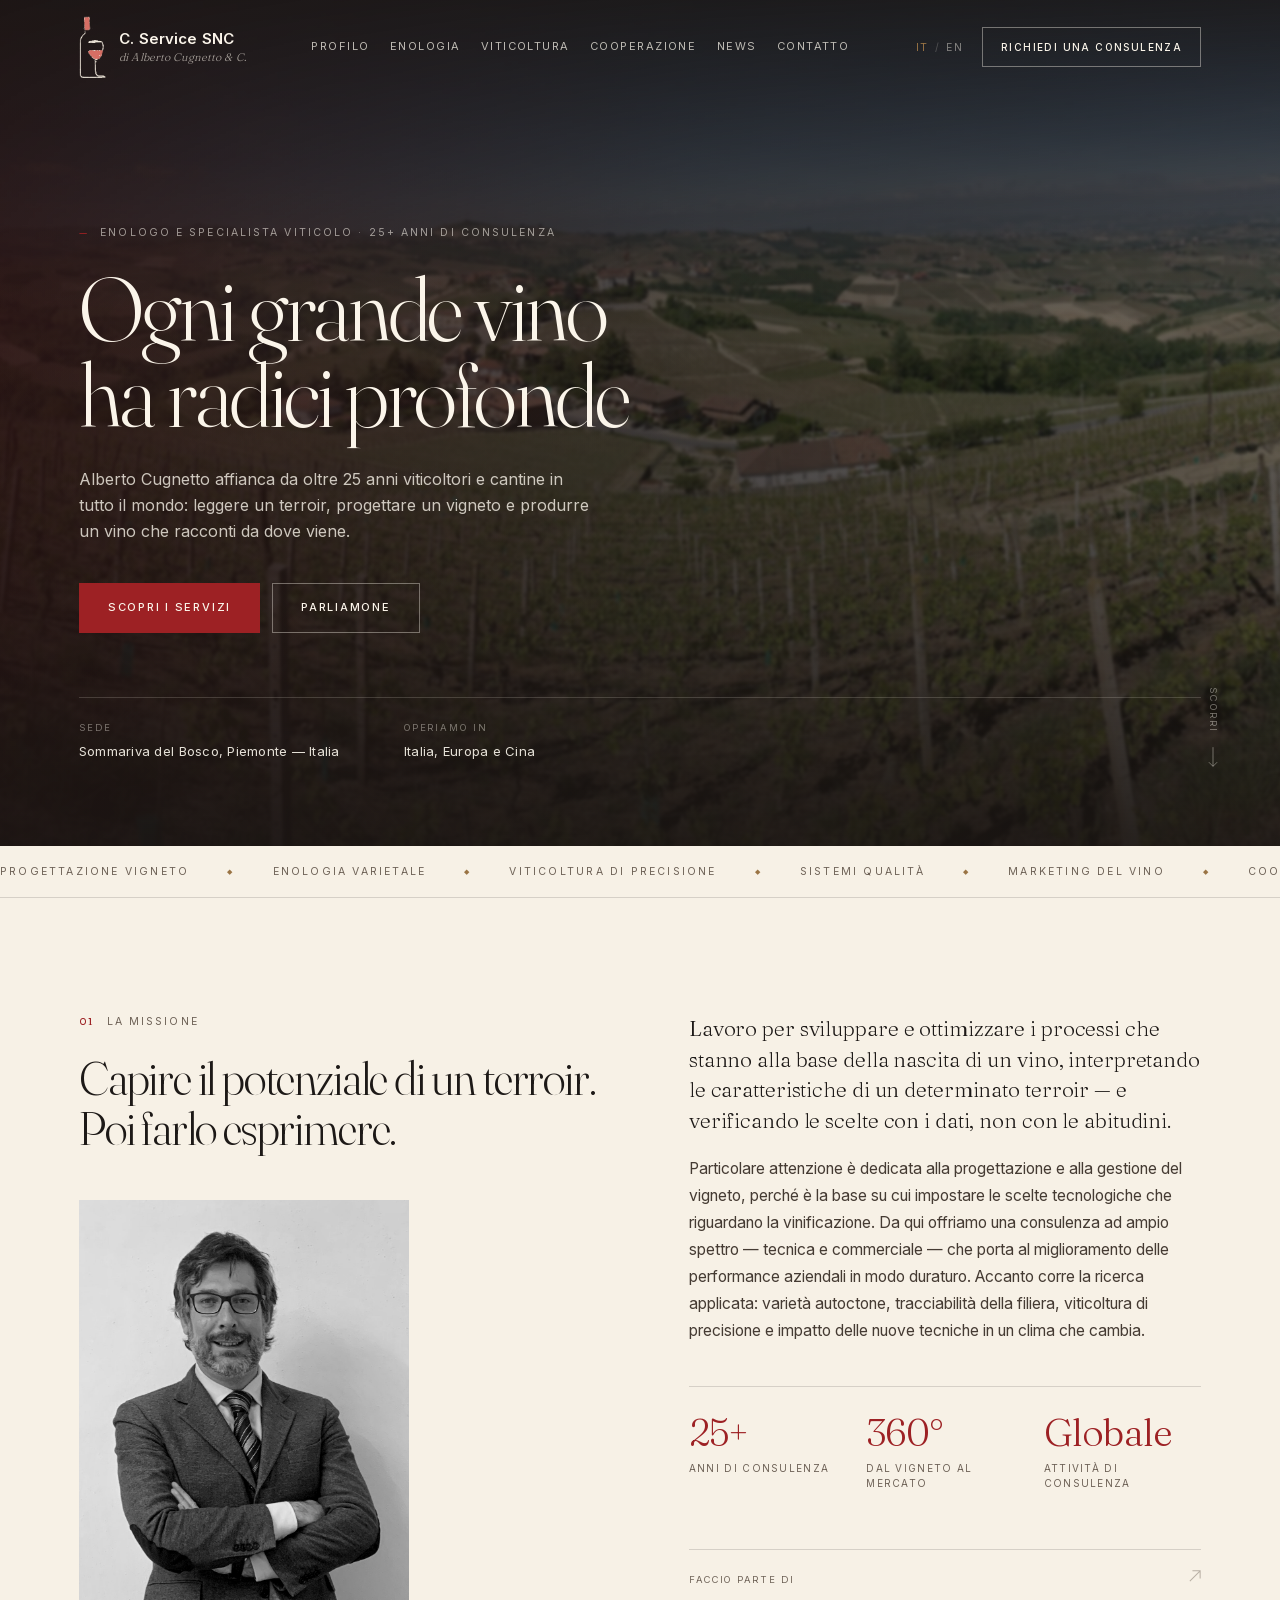
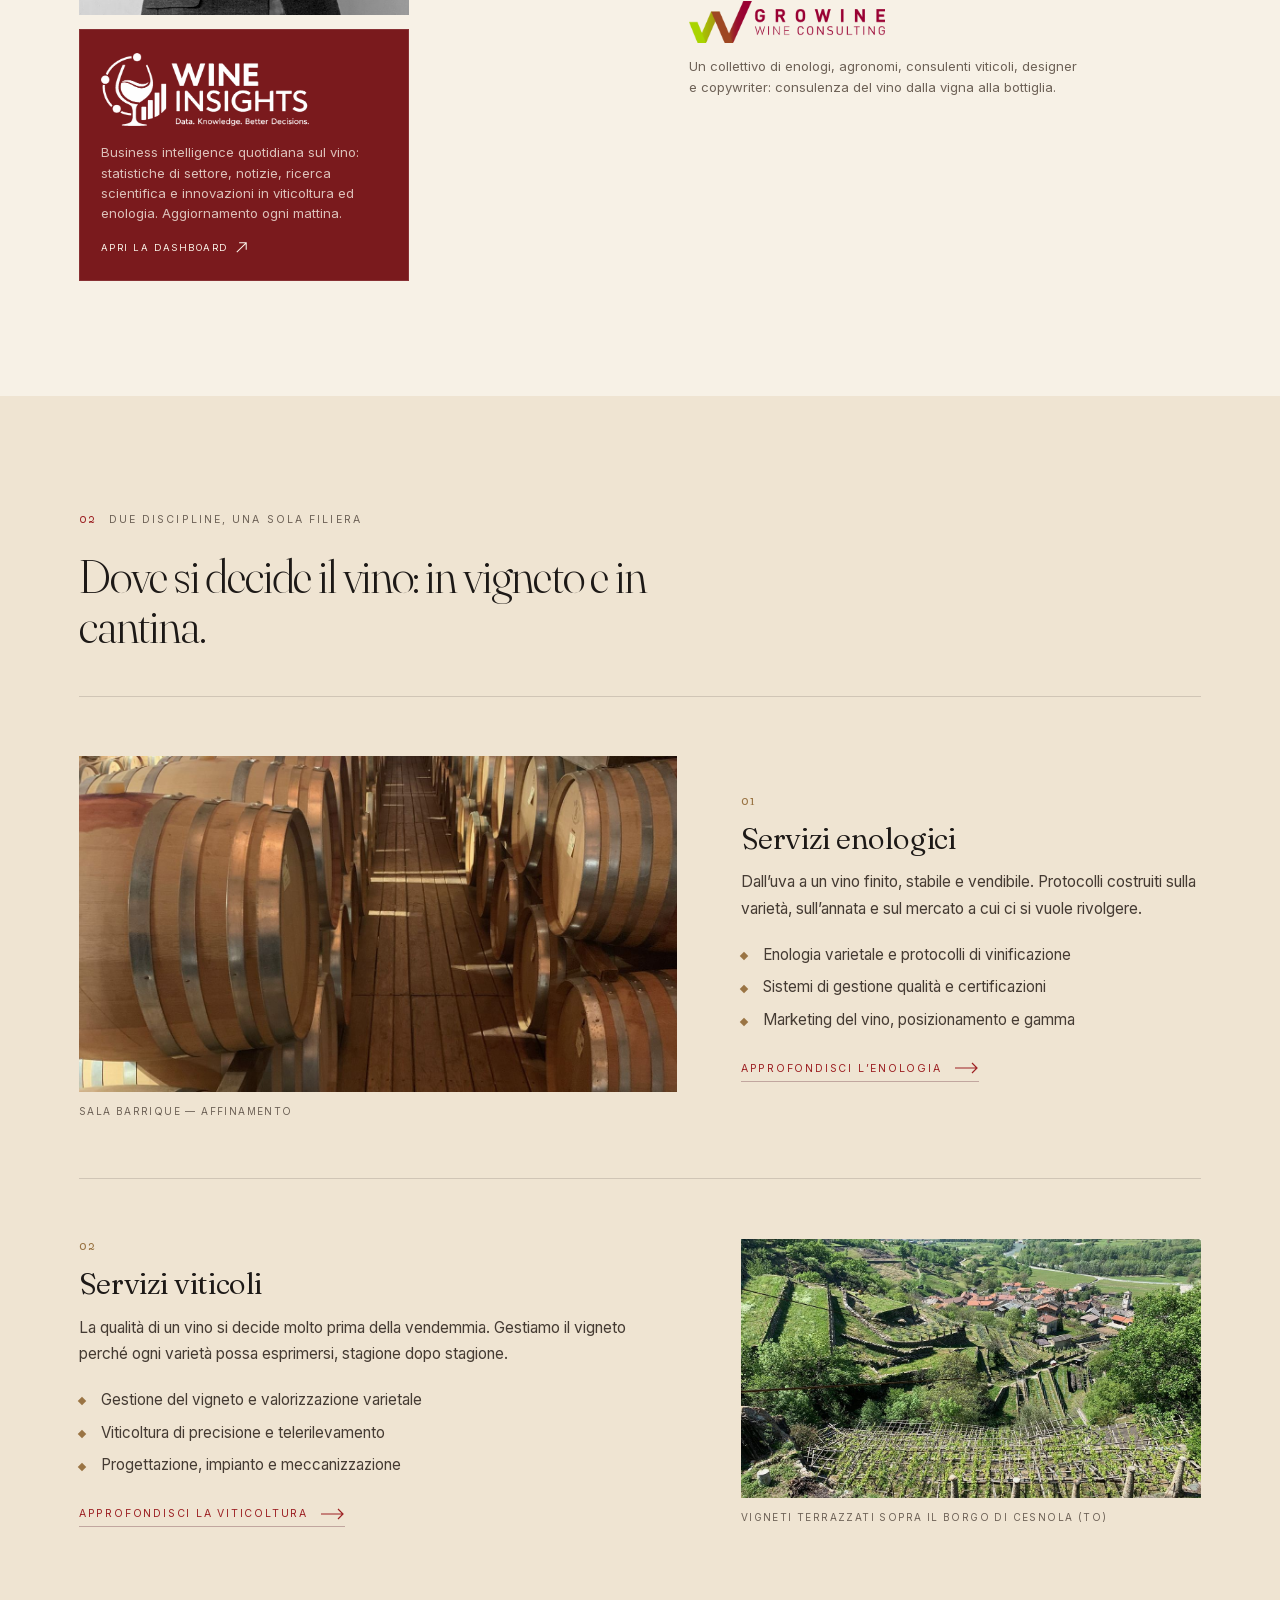
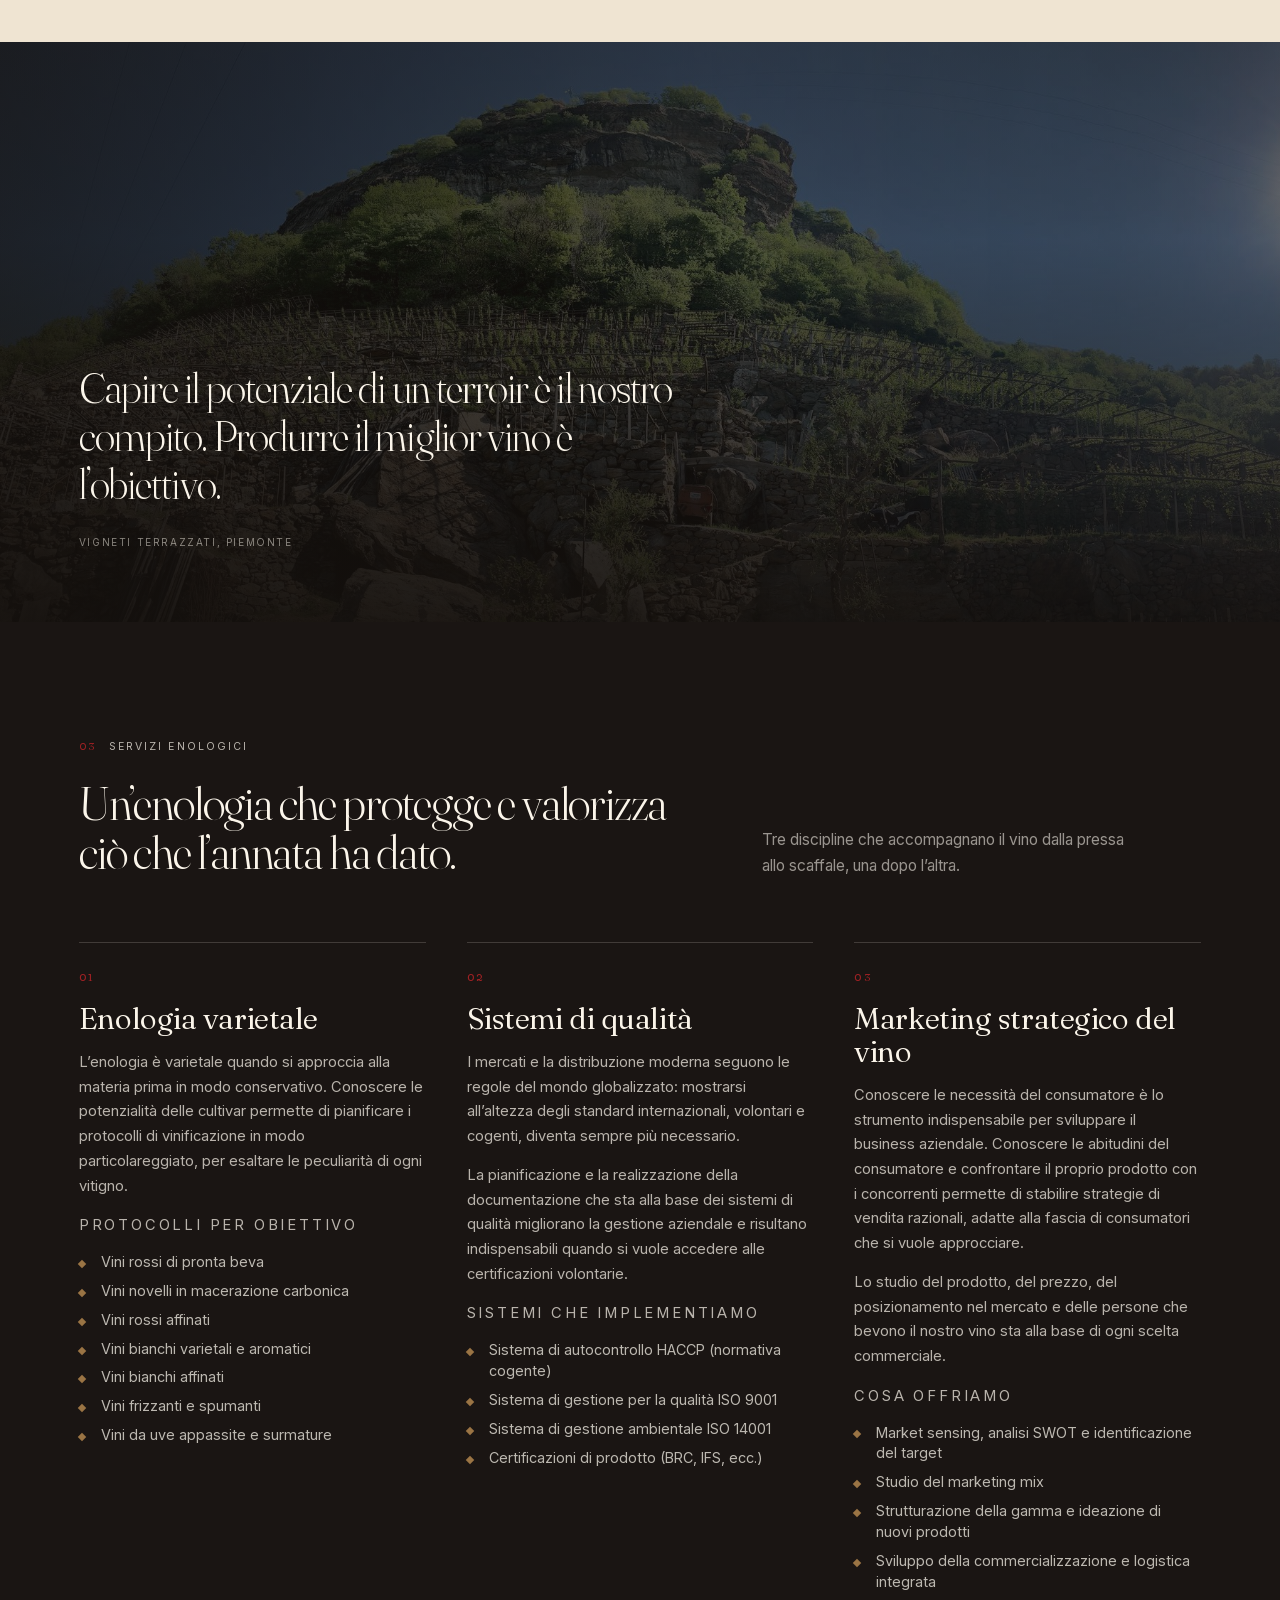
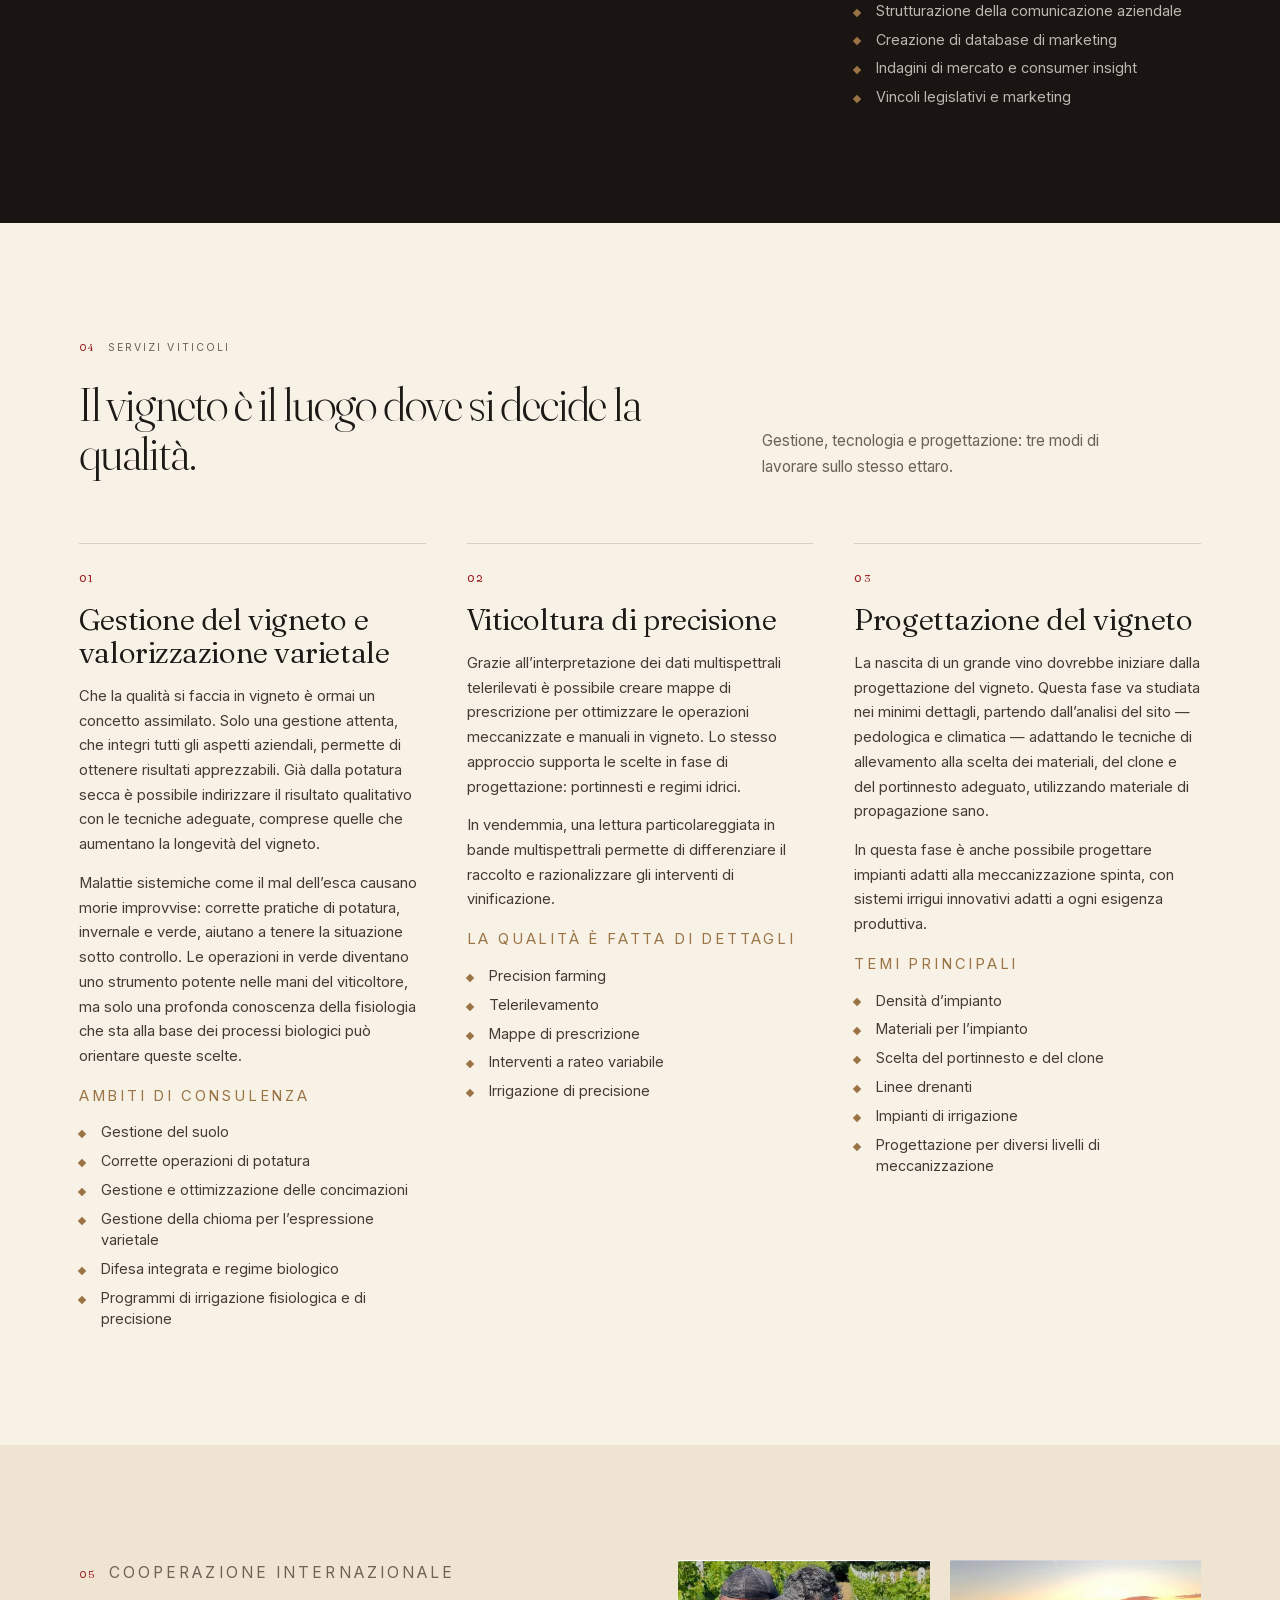
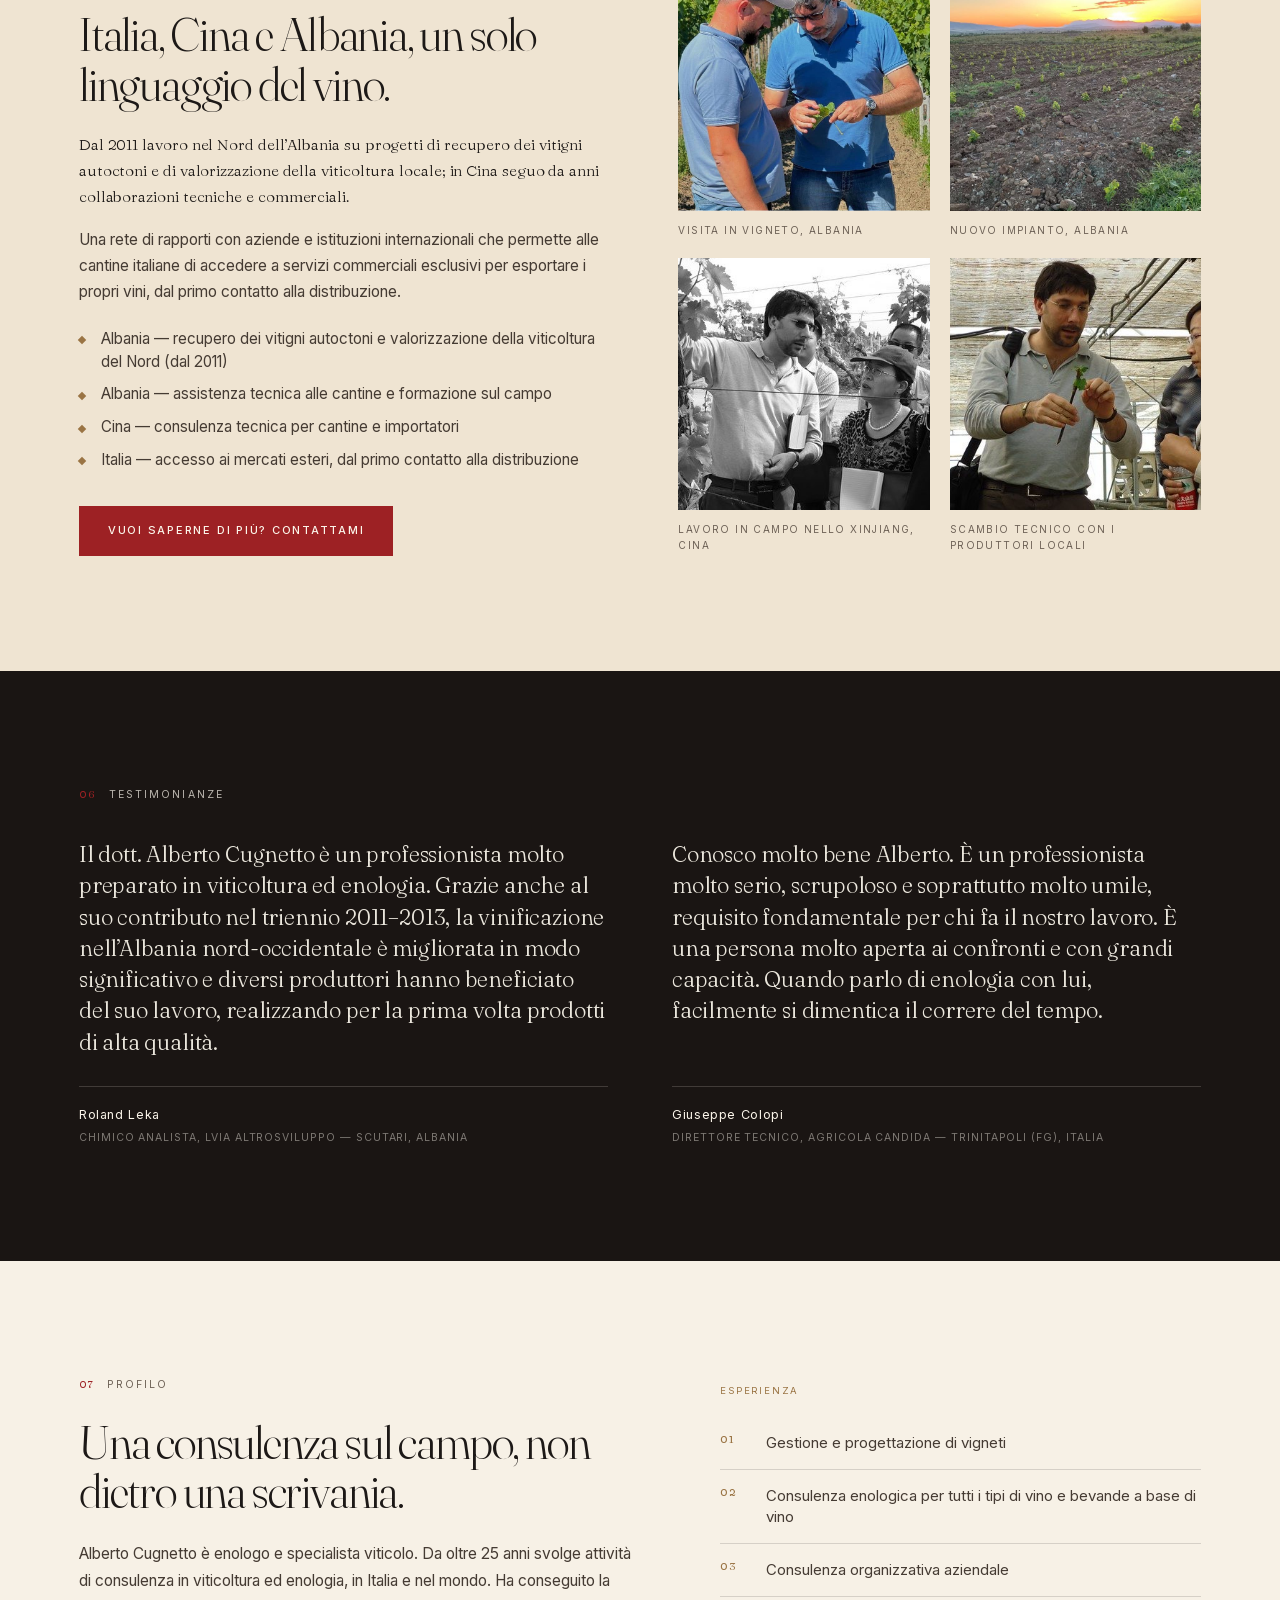
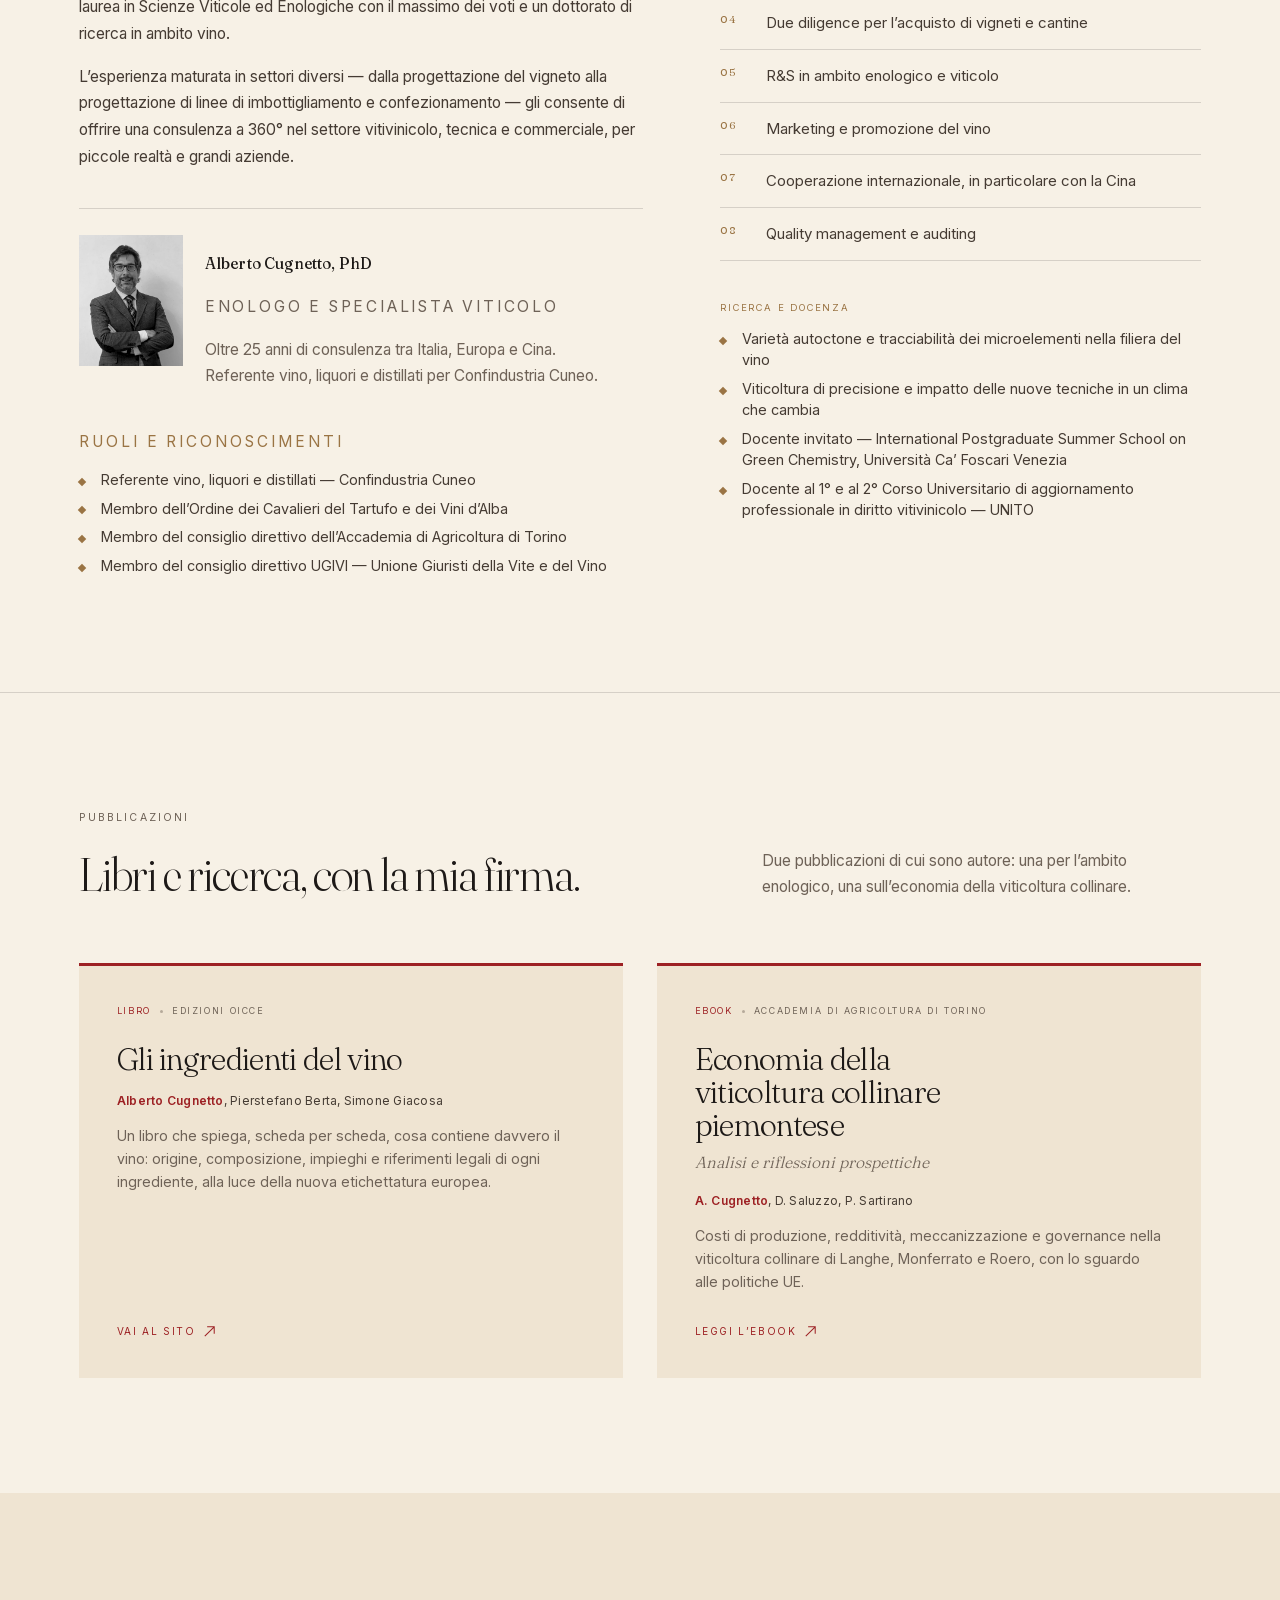
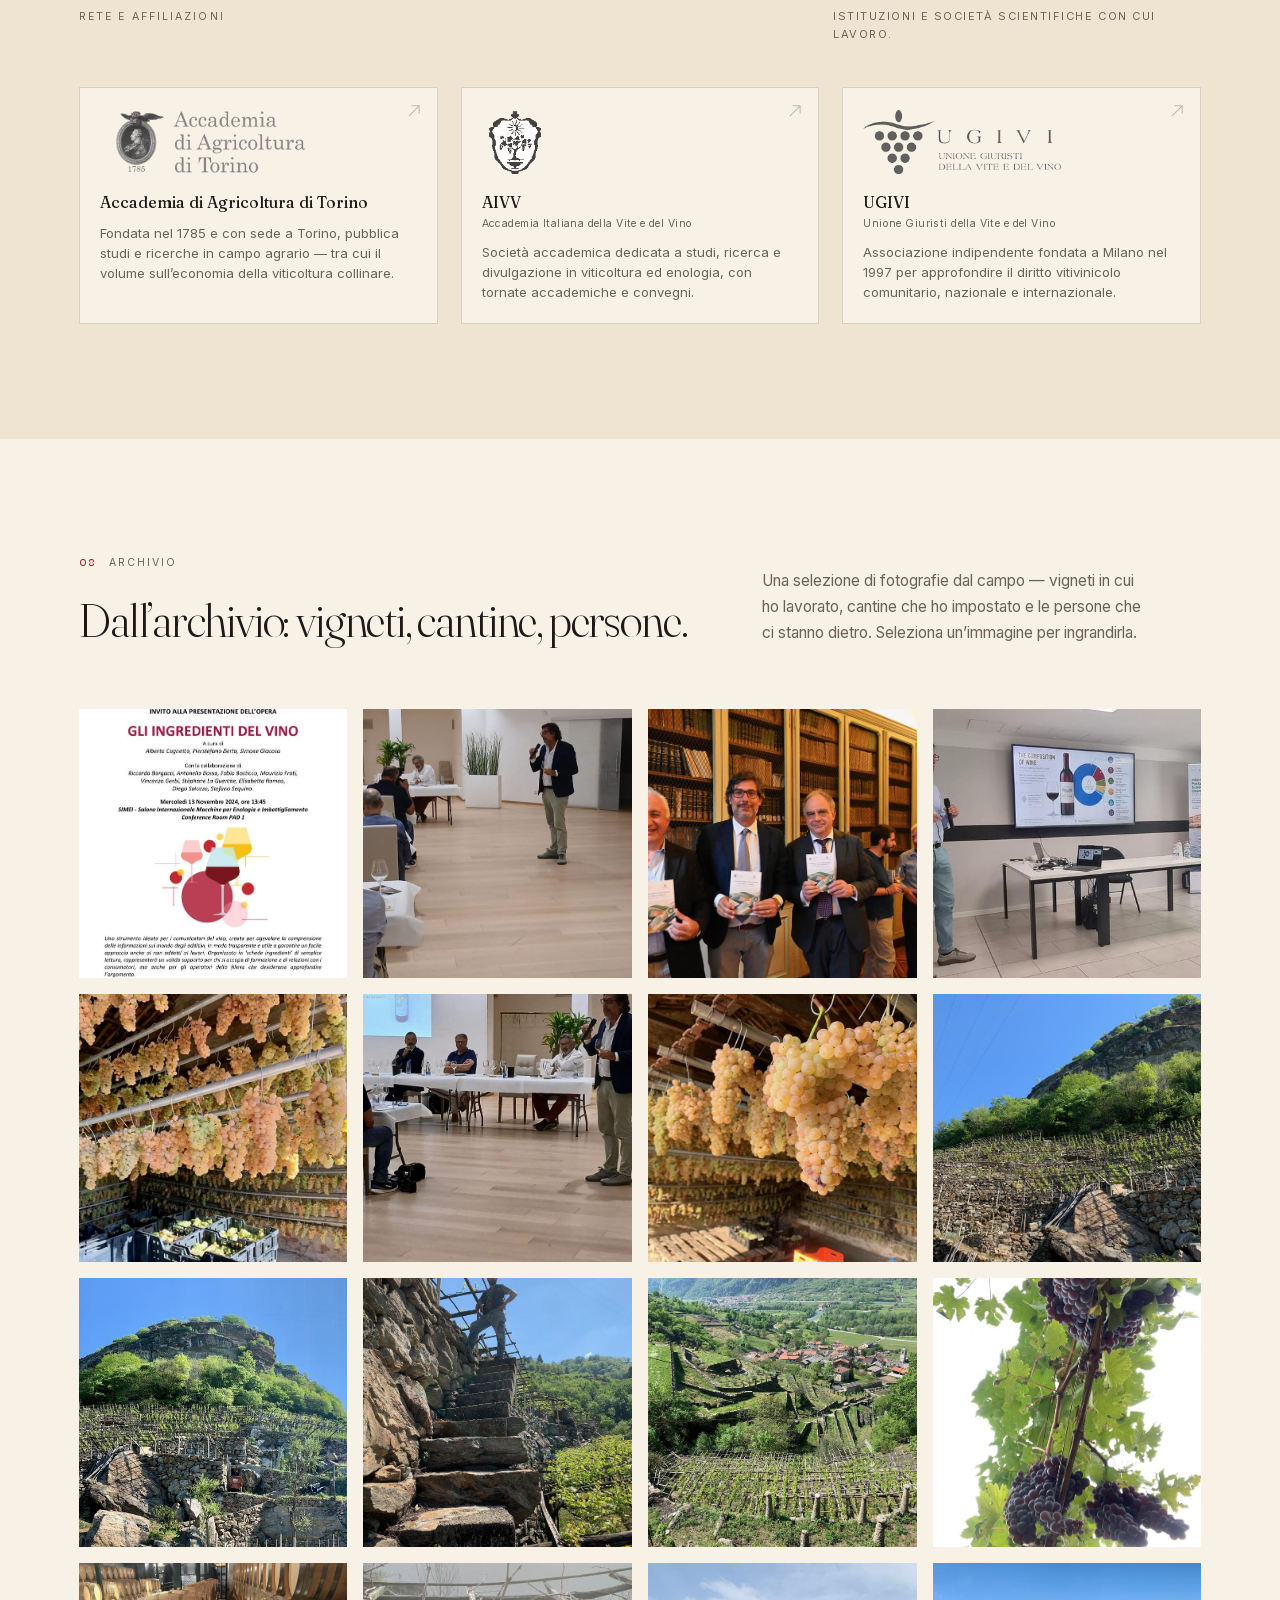
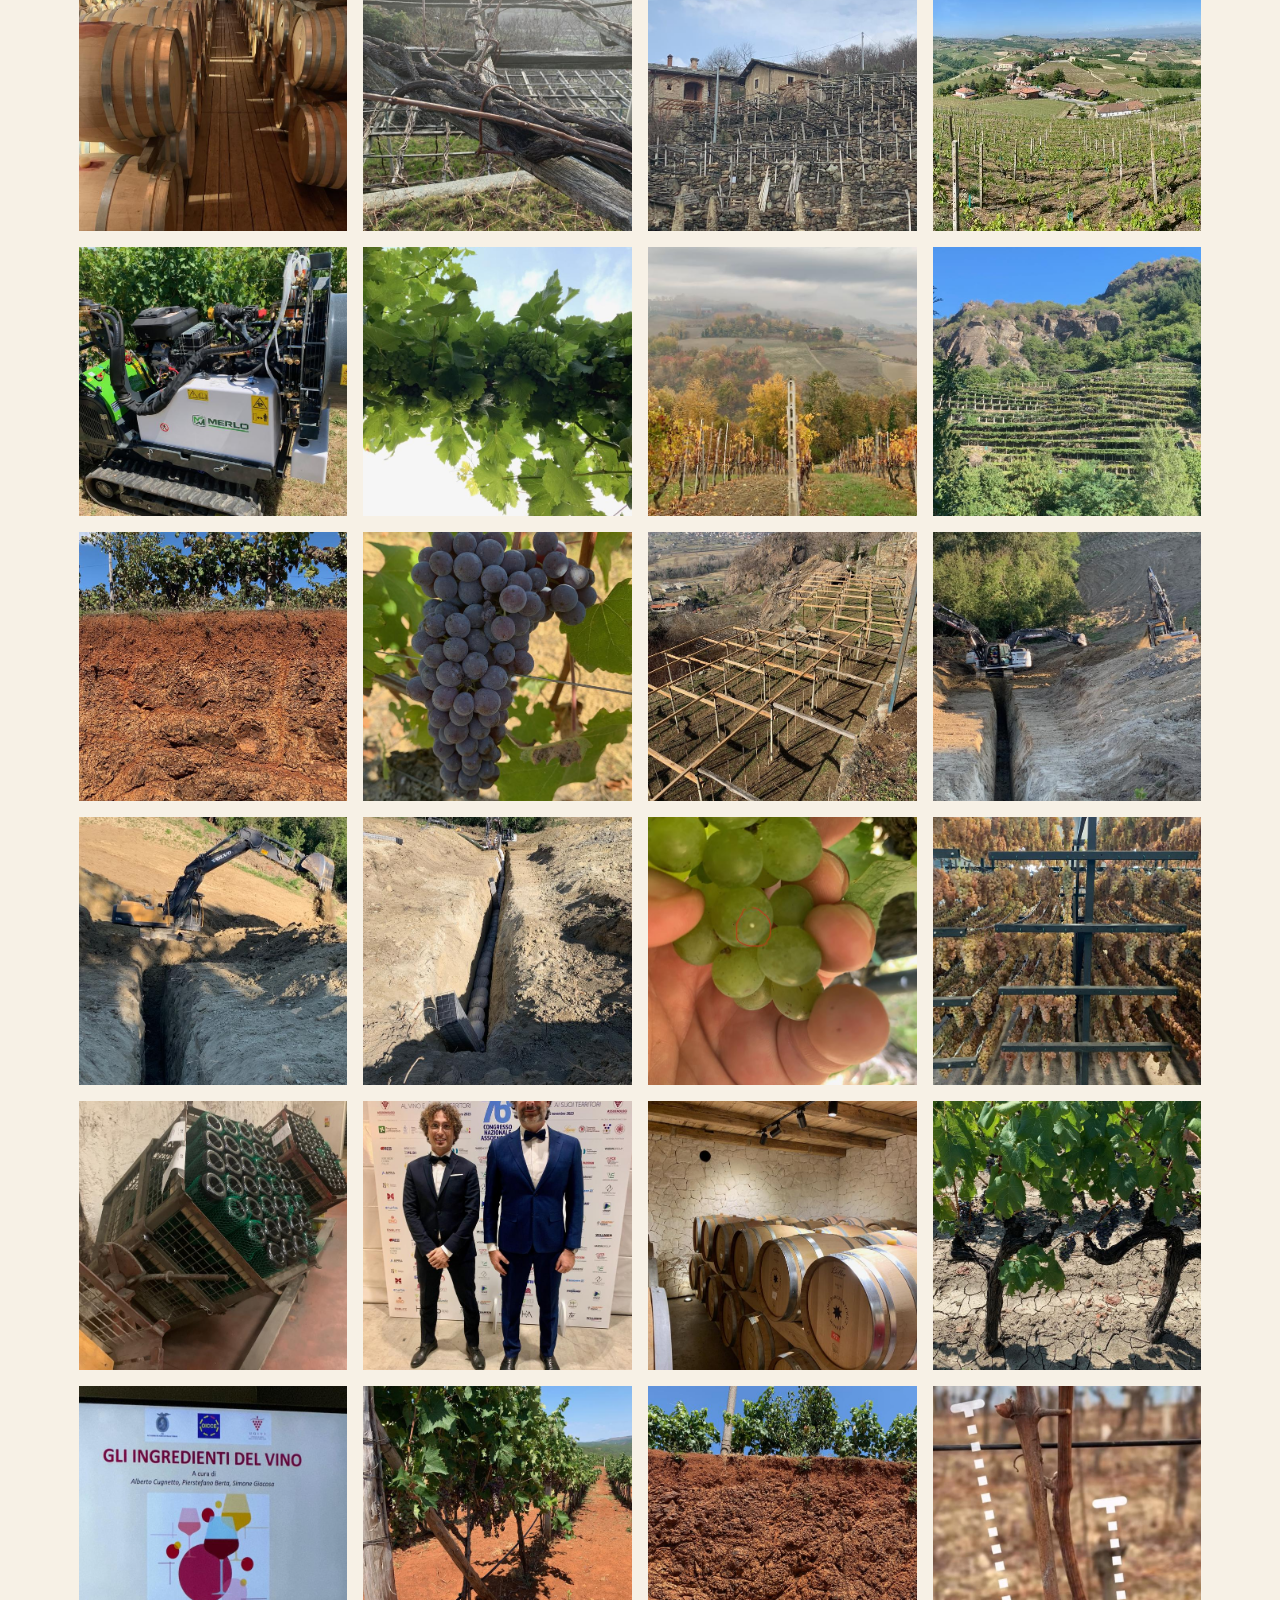
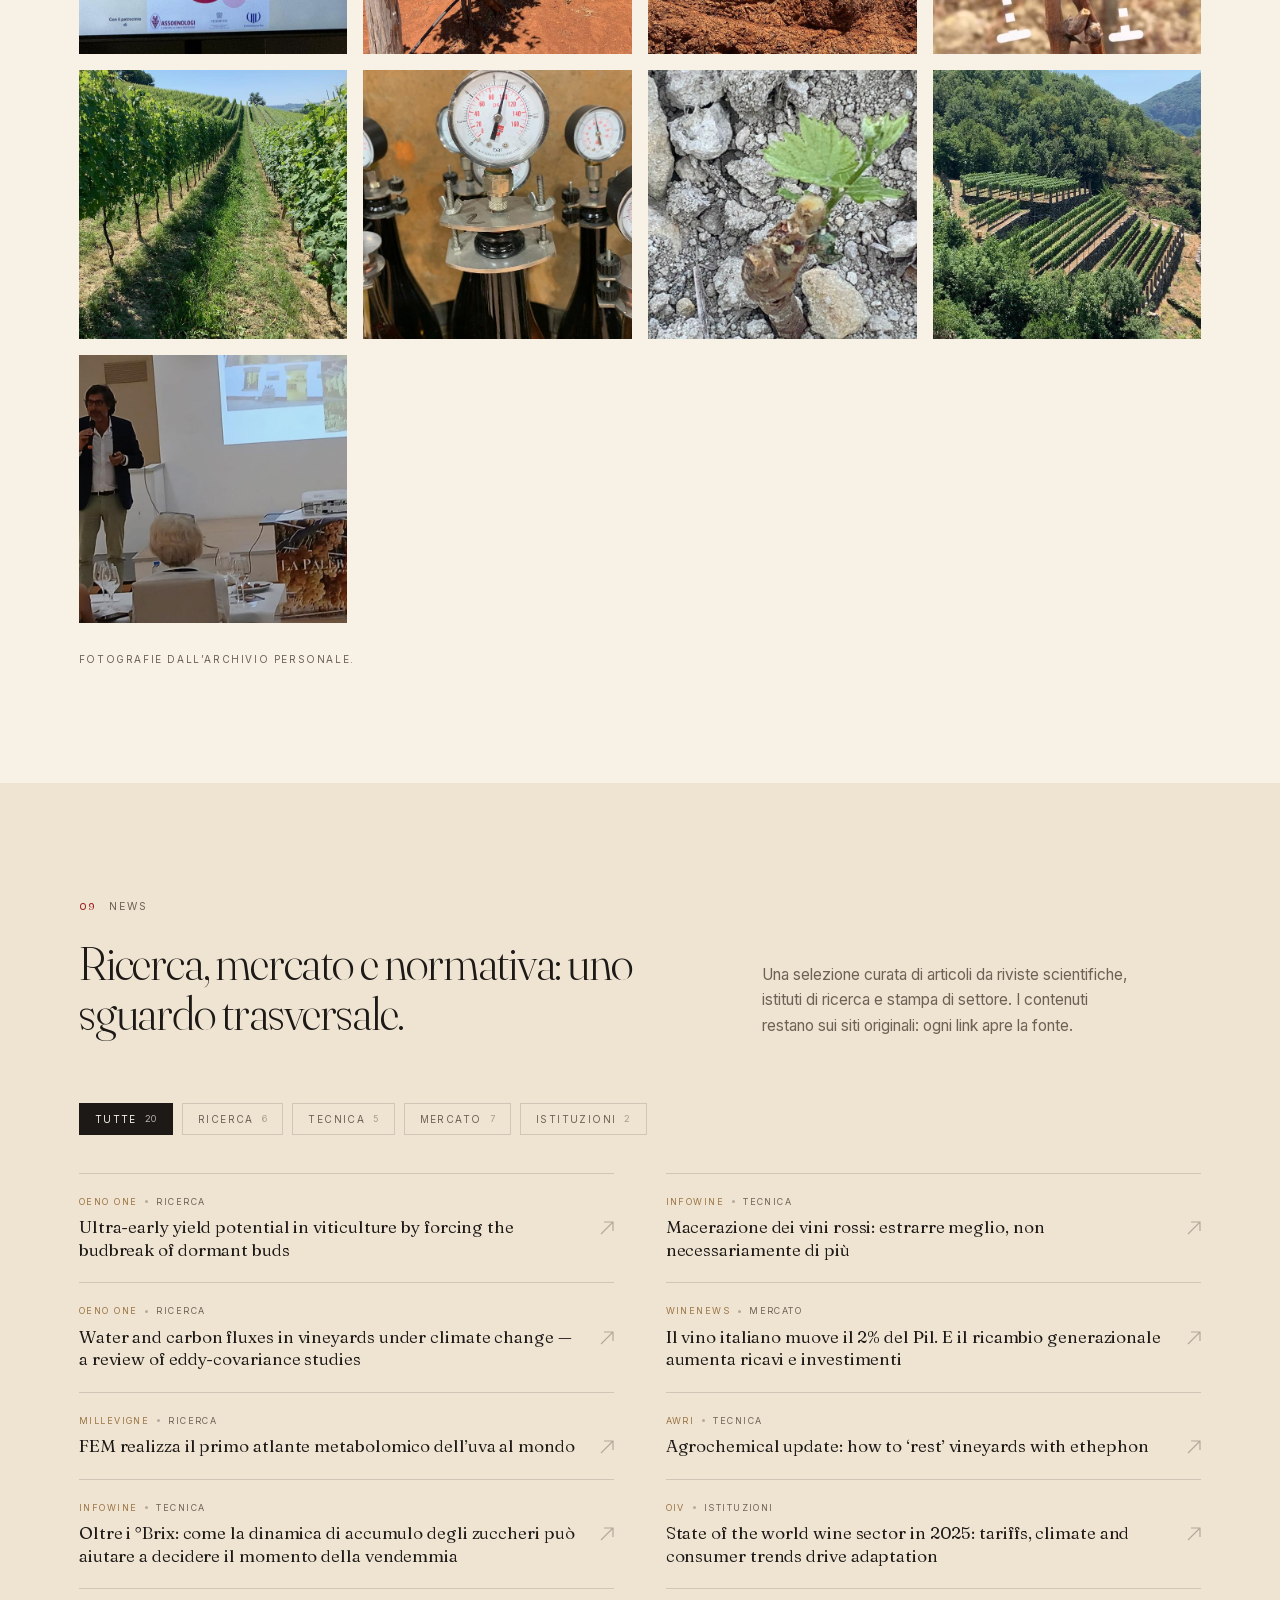
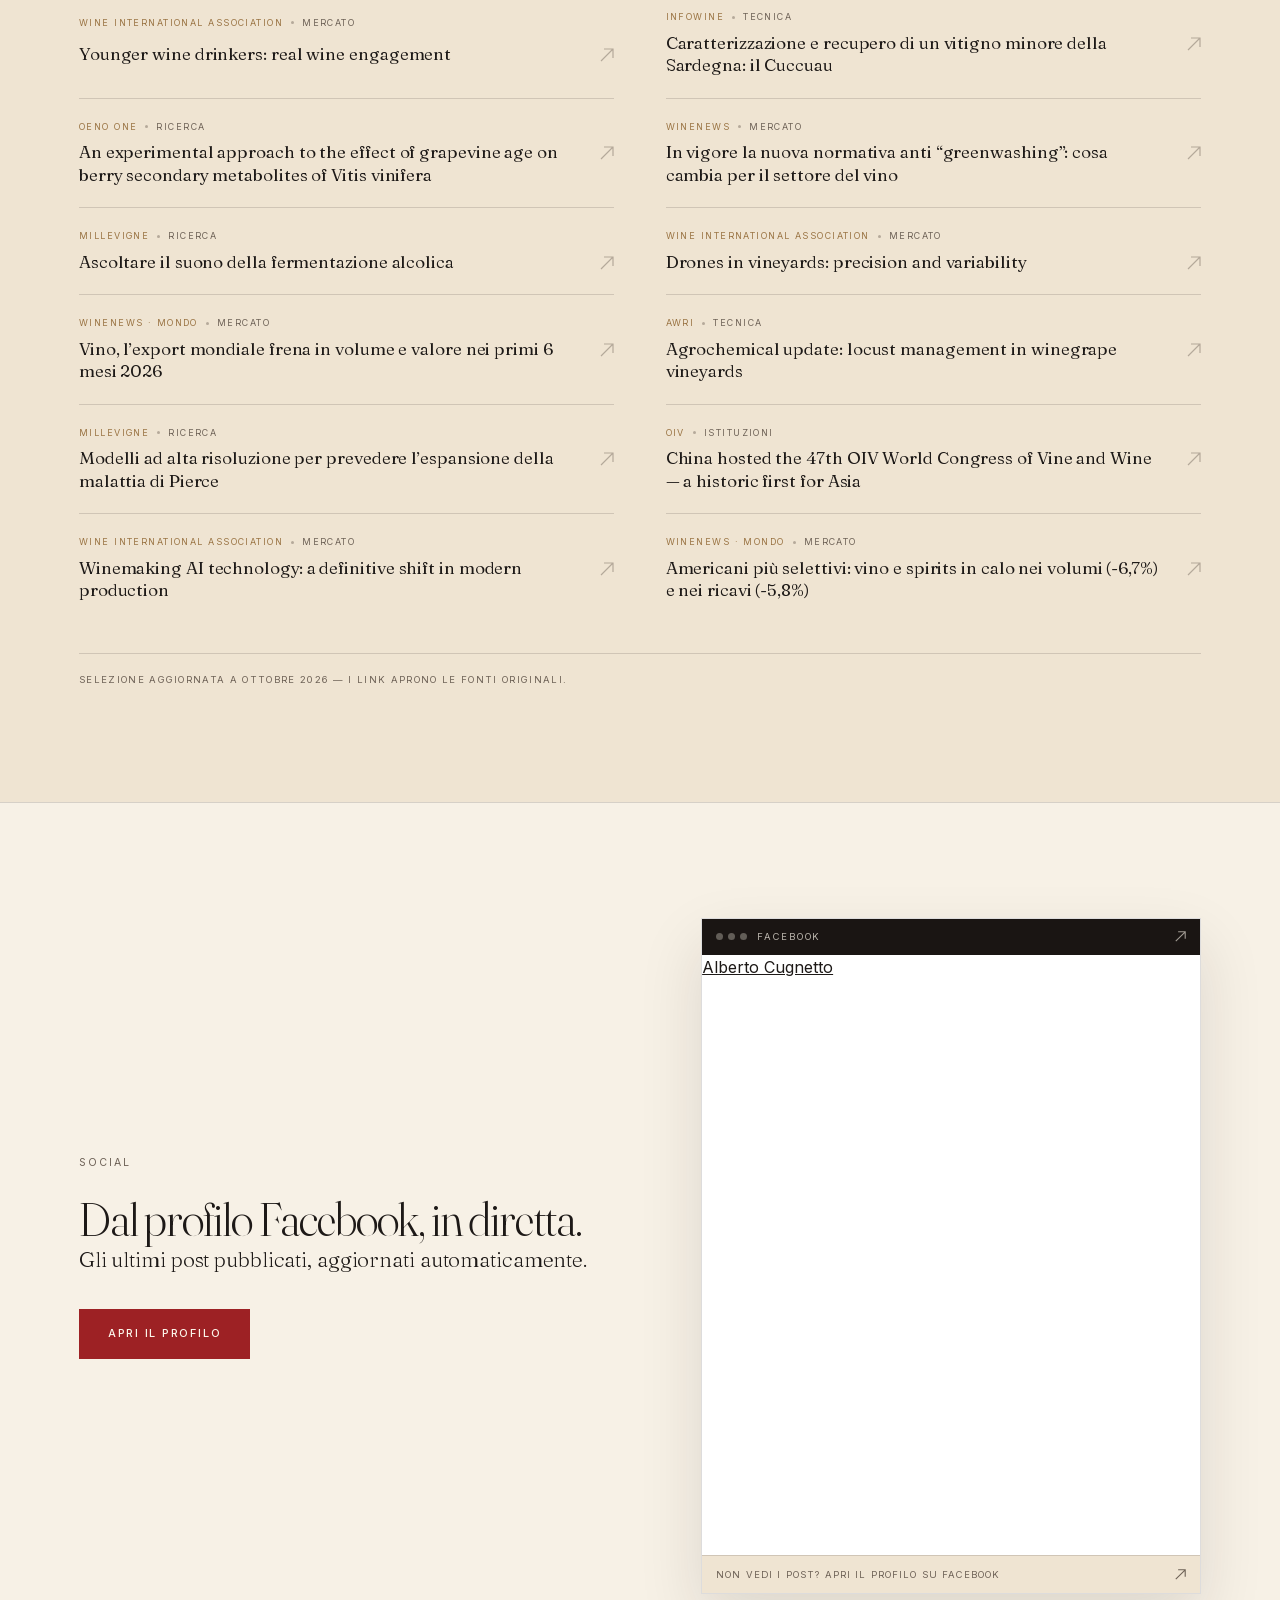
<file: index.html>
<!DOCTYPE html>
<html lang="it" data-lang="it">
<head>
<meta charset="utf-8">
<meta name="viewport" content="width=device-width, initial-scale=1">
<title>C. Service SNC — Viticoltura ed Enologia | Alberto Cugnetto</title>
<meta name="description" content="Alberto Cugnetto, enologo e specialista viticolo: oltre 25 anni di consulenza in progettazione del vigneto, enologia varietale, viticoltura di precisione, sistemi qualità e cooperazione internazionale. Dal Piemonte.">
<meta name="theme-color" content="#1A1513">
<meta property="og:title" content="C. Service SNC — Viticoltura ed Enologia | Alberto Cugnetto">
<meta property="og:description" content="Alberto Cugnetto, enologo e specialista viticolo: oltre 25 anni di consulenza in progettazione del vigneto, enologia varietale, viticoltura di precisione, sistemi qualità e cooperazione internazionale. Dal Piemonte.">
<meta property="og:type" content="website">
<meta property="og:url" content="https://cservicewine.com/">
<meta property="og:site_name" content="C. Service SNC">
<meta property="og:locale" content="it_IT">
<meta property="og:locale:alternate" content="en_GB">
<meta property="og:image" content="https://cservicewine.com/assets/img/hero-vineyard.jpg">
<meta property="og:image:width" content="1900">
<meta property="og:image:height" content="1018">
<meta property="og:image:alt" content="Paesaggio viticolo in Piemonte">
<meta name="twitter:card" content="summary_large_image">
<meta name="twitter:title" content="C. Service SNC — Viticoltura ed Enologia | Alberto Cugnetto">
<meta name="twitter:description" content="Alberto Cugnetto, enologo e specialista viticolo: oltre 25 anni di consulenza in progettazione del vigneto, enologia varietale, viticoltura di precisione, sistemi qualità e cooperazione internazionale. Dal Piemonte.">
<meta name="twitter:image" content="https://cservicewine.com/assets/img/hero-vineyard.jpg">
<meta name="robots" content="index, follow, max-image-preview:large, max-snippet:-1">
<link rel="canonical" href="https://cservicewine.com/">
<link rel="alternate" hreflang="it" href="https://cservicewine.com/">
<link rel="alternate" hreflang="en" href="https://cservicewine.com/?lang=en">
<link rel="alternate" hreflang="x-default" href="https://cservicewine.com/">
<link rel="icon" href="assets/img/favicon.png" type="image/png">
<link rel="preload" href="assets/fonts/fraunces-latin.woff2" as="font" type="font/woff2" crossorigin>
<link rel="preload" href="assets/fonts/inter-latin.woff2" as="font" type="font/woff2" crossorigin>
<link rel="stylesheet" href="assets/css/style.css">
<script type="application/ld+json">
{
  "@context": "https://schema.org",
  "@graph": [
    {
      "@type": "Person",
      "@id": "https://cservicewine.com/#alberto",
      "name": "Alberto Cugnetto",
      "jobTitle": "Enologo e specialista viticolo",
      "description": "Enologo e specialista viticolo con oltre 25 anni di consulenza in progettazione e gestione del vigneto, enologia varietale, viticoltura di precisione, gestione della qualità, marketing del vino e cooperazione internazionale.",
      "url": "https://cservicewine.com/",
      "telephone": "+39 393 130 6216",
      "email": "cugnetto_wine@msn.com",
      "address": {
        "@type": "PostalAddress",
        "streetAddress": "Via Lungo Ferrovia 12",
        "postalCode": "12048",
        "addressLocality": "Sommariva del Bosco",
        "addressRegion": "CN",
        "addressCountry": "IT"
      },
      "worksFor": { "@id": "https://cservicewine.com/#organization" },
      "sameAs": [
        "https://www.linkedin.com/in/alberto-cugnetto-ph-d-03aa3418/",
        "https://www.facebook.com/alberto.cugnetto.1",
        "https://growine.it/"
      ],
      "knowsAbout": ["Viticulture", "Enology", "Precision agriculture", "ISO 9001", "HACCP", "Wine marketing", "Vineyard design"]
    },
    {
      "@type": "Organization",
      "@id": "https://cservicewine.com/#organization",
      "name": "C. Service SNC di Alberto Cugnetto & C.",
      "legalName": "C. Service SNC",
      "url": "https://cservicewine.com/",
      "email": "cugnetto_wine@msn.com",
      "telephone": "+39 393 130 6216",
      "vatID": "IT03265790042",
      "address": {
        "@type": "PostalAddress",
        "streetAddress": "Via Lungo Ferrovia 12",
        "postalCode": "12048",
        "addressLocality": "Sommariva del Bosco",
        "addressRegion": "CN",
        "addressCountry": "IT"
      },
      "founder": { "@id": "https://cservicewine.com/#alberto" },
      "areaServed": ["IT", "EU", "CN", "AL"]
    },
    {
      "@type": "WebSite",
      "@id": "https://cservicewine.com/#website",
      "url": "https://cservicewine.com/",
      "name": "C. Service SNC — Viticoltura ed Enologia",
      "inLanguage": "it-IT",
      "publisher": { "@id": "https://cservicewine.com/#organization" }
    }
  ]
}
</script>
</head>
<body>
<a class="skip" href="#main" data-i18n="a11y.skip">Vai al contenuto</a>
<div class="progress" aria-hidden="true"><span id="progressBar"></span></div>

<header class="head" id="head">
  <div class="head__inner">
    <a class="brand" href="#top" aria-label="C. Service SNC — di Alberto Cugnetto &amp; C.">
      <img class="brand__logo" src="assets/img/logo-mark-light.png" alt="" width="76" height="173">
      <span class="brand__text">
        <span class="brand__name">C. Service SNC</span>
        <span class="brand__sub">di Alberto Cugnetto &amp; C.</span>
      </span>
    </a>

    <nav class="nav" id="nav" data-i18n-aria="a11y.nav" aria-label="Navigazione principale">
      <a href="#profile" data-i18n="nav.profile">Profilo</a>
      <a href="#winemaking" data-i18n="nav.winemaking">Enologia</a>
      <a href="#viticulture" data-i18n="nav.viticulture">Viticoltura</a>
      <a href="#international" data-i18n="nav.international">Cooperazione</a>
      <a href="#news" data-i18n="nav.news">News</a>
      <a href="#contact" data-i18n="nav.contact">Contatto</a>
    </nav>

    <div class="head__actions">
      <div class="lang" role="group" aria-label="Language / Lingua">
        <button type="button" class="lang__btn is-on" data-lang-btn="it" aria-pressed="true">IT</button>
        <span class="lang__sep" aria-hidden="true">/</span>
        <button type="button" class="lang__btn" data-lang-btn="en" aria-pressed="false">EN</button>
      </div>
      <a class="btn btn--sm head__cta" href="#contact" data-i18n="nav.cta">Richiedi una consulenza</a>
      <button class="burger" id="burger" type="button" aria-expanded="false" aria-controls="drawer" aria-label="Menu">
        <span></span><span></span>
      </button>
    </div>
  </div>
</header>

<div class="drawer" id="drawer" hidden>
  <nav class="drawer__nav" data-i18n-aria="a11y.mobile" aria-label="Menu mobile">
    <a href="#profile" data-i18n="nav.profile">Profilo</a>
    <a href="#winemaking" data-i18n="nav.winemaking">Enologia</a>
    <a href="#viticulture" data-i18n="nav.viticulture">Viticoltura</a>
    <a href="#international" data-i18n="nav.international">Cooperazione</a>
    <a href="#news" data-i18n="nav.news">News</a>
    <a href="#contact" data-i18n="nav.contact">Contatto</a>
  </nav>
  <div class="drawer__foot">
    <a href="tel:+393931306216">+39 393 130 6216</a>
    <a href="mailto:cugnetto_wine@msn.com">cugnetto_wine@msn.com</a>
  </div>
</div>

<main id="main">

  <!-- ============ HERO ============ -->
  <section class="hero" id="top">
    <img class="hero__bg" src="assets/img/hero-vineyard.jpg" alt="" aria-hidden="true" fetchpriority="high">
    <div class="hero__veil" aria-hidden="true"></div>
    <div class="hero__inner">
      <p class="eyebrow eyebrow--light">
        <span class="eyebrow__no">—</span><span data-i18n="hero.eyebrow">Enologo e specialista viticolo · 25+ anni di consulenza</span>
      </p>
      <h1 class="hero__title" data-i18n-html="hero.h1">Ogni grande vino<br>ha radici profonde</h1>
      <p class="hero__lead" data-i18n="hero.lead">Alberto Cugnetto affianca da oltre 25 anni viticoltori e cantine in tutto il mondo: leggere un terroir, progettare un vigneto e produrre un vino che racconti da dove viene.</p>
      <div class="hero__actions">
        <a class="btn btn--solid" href="#services" data-i18n="hero.cta1">Scopri i servizi</a>
        <a class="btn btn--ghost" href="#contact" data-i18n="hero.cta2">Parliamone</a>
      </div>
      <dl class="hero__meta">
        <div>
          <dt data-i18n="hero.meta1k">Sede</dt>
          <dd data-i18n="hero.meta1v">Sommariva del Bosco, Piemonte — Italia</dd>
        </div>
        <div>
          <dt data-i18n="hero.meta2k">Operiamo in</dt>
          <dd data-i18n="hero.meta2v">Italia, Europa e Cina</dd>
        </div>
      </dl>
    </div>
    <a class="hero__scroll" href="#mission" data-i18n-aria="a11y.scroll" aria-label="Scorri al contenuto">
      <span data-i18n="hero.scroll">Scorri</span>
      <svg viewBox="0 0 12 26" aria-hidden="true"><path d="M6 0v23M1 18l5 5 5-5"/></svg>
    </a>
  </section>

  <!-- ============ TICKER ============ -->
  <div class="ticker" aria-hidden="true">
    <div class="ticker__track">
      <span data-i18n="tick.1">Progettazione vigneto</span><i>◆</i>
      <span data-i18n="tick.2">Enologia varietale</span><i>◆</i>
      <span data-i18n="tick.3">Viticoltura di precisione</span><i>◆</i>
      <span data-i18n="tick.4">Sistemi qualità</span><i>◆</i>
      <span data-i18n="tick.5">Marketing del vino</span><i>◆</i>
      <span data-i18n="tick.6">Cooperazione internazionale</span><i>◆</i>
      <span data-i18n="tick.1">Progettazione vigneto</span><i>◆</i>
      <span data-i18n="tick.2">Enologia varietale</span><i>◆</i>
      <span data-i18n="tick.3">Viticoltura di precisione</span><i>◆</i>
      <span data-i18n="tick.4">Sistemi qualità</span><i>◆</i>
      <span data-i18n="tick.5">Marketing del vino</span><i>◆</i>
      <span data-i18n="tick.6">Cooperazione internazionale</span><i>◆</i>
    </div>
  </div>

  <!-- ============ MISSION ============ -->
  <section class="section mission" id="mission">
    <div class="shell">
      <div class="mission__grid">
        <div class="mission__head">
          <p class="eyebrow"><span class="eyebrow__no">01</span><span data-i18n="mission.eyebrow">La missione</span></p>
          <h2 class="h2 reveal" data-i18n="mission.h2">Capire il potenziale di un terroir. Poi farlo esprimere.</h2>
          <figure class="mission__photo reveal">
            <img src="assets/img/portrait-main.jpg" alt="Alberto Cugnetto" width="1000" height="1257" loading="lazy">
          </figure>

          <a class="wis reveal" href="https://8bnd6257y6-a11y.github.io/wine-intelligence-dashboard/" target="_blank" rel="noopener">
            <img class="wis__logo" src="assets/img/wine-insights.png" alt="Wine Insights — Data. Knowledge. Better Decisions." width="600" height="213" loading="lazy">
            <span class="wis__desc" data-i18n="wis.desc">Business intelligence quotidiana sul vino: statistiche di settore, notizie, ricerca scientifica e innovazioni in viticoltura ed enologia. Aggiornamento ogni mattina.</span>
            <span class="wis__cta"><span data-i18n="wis.cta">Apri la dashboard</span>
              <svg viewBox="0 0 14 14" aria-hidden="true"><path d="M1 13L13 1M4 1h9v9"/></svg>
            </span>
          </a>
        </div>
        <div class="mission__body">
          <p class="lead reveal" data-i18n="mission.lead">Lavoro per sviluppare e ottimizzare i processi che stanno alla base della nascita di un vino, interpretando le caratteristiche di un determinato terroir — e verificando le scelte con i dati, non con le abitudini.</p>
          <p class="reveal" data-i18n="mission.p1">Particolare attenzione è dedicata alla progettazione e alla gestione del vigneto, perché è la base su cui impostare le scelte tecnologiche che riguardano la vinificazione. Da qui offriamo una consulenza ad ampio spettro — tecnica e commerciale — che porta al miglioramento delle performance aziendali in modo duraturo. Accanto corre la ricerca applicata: varietà autoctone, tracciabilità della filiera, viticoltura di precisione e impatto delle nuove tecniche in un clima che cambia.</p>
          <dl class="stats">
            <div class="stat"><dt class="stat__n" data-i18n="mission.s1n">25+</dt><dd class="stat__l" data-i18n="mission.s1l">Anni di consulenza</dd></div>
            <div class="stat"><dt class="stat__n" data-i18n="mission.s2n">360°</dt><dd class="stat__l" data-i18n="mission.s2l">Dal vigneto al mercato</dd></div>
            <div class="stat"><dt class="stat__n" data-i18n="mission.s3n">Globale</dt><dd class="stat__l" data-i18n="mission.s3l">Attività di consulenza</dd></div>
          </dl>

          <a class="member reveal" href="https://growine.it/" target="_blank" rel="noopener">
            <span class="member__label" data-i18n="mem.label">Faccio parte di</span>
            <svg class="member__arrow" viewBox="0 0 14 14" aria-hidden="true"><path d="M1 13L13 1M4 1h9v9"/></svg>
            <img class="member__logo" src="assets/img/growine.png" alt="GROWINE — Wine Consulting" width="275" height="59" loading="lazy">
            <span class="member__desc" data-i18n="mem.desc">Un collettivo di enologi, agronomi, consulenti viticoli, designer e copywriter: consulenza del vino dalla vigna alla bottiglia.</span>
          </a>
        </div>
      </div>
    </div>
  </section>

  <!-- ============ PILLARS ============ -->
  <section class="section section--tint pillars" id="services">
    <div class="shell">
      <p class="eyebrow"><span class="eyebrow__no">02</span><span data-i18n="pillars.eyebrow">Due discipline, una sola filiera</span></p>
      <h2 class="h2 h2--wide reveal" data-i18n="pillars.h2">Dove si decide il vino: in vigneto e in cantina.</h2>

      <article class="feature">
        <figure class="feature__media reveal">
          <img src="assets/img/cellar.jpg" data-i18n-alt="feat.wine.alt" alt="Barrique in fila in una cantina" loading="lazy" width="940" height="350">
          <figcaption data-i18n="feat.wine.cap">Sala barrique — affinamento</figcaption>
        </figure>
        <div class="feature__body reveal">
          <span class="feature__no">01</span>
          <h3 class="h3" data-i18n="feat.wine.h">Servizi enologici</h3>
          <p data-i18n="feat.wine.p">Dall’uva a un vino finito, stabile e vendibile. Protocolli costruiti sulla varietà, sull’annata e sul mercato a cui ci si vuole rivolgere.</p>
          <ul class="ticks">
            <li data-i18n="feat.wine.li1">Enologia varietale e protocolli di vinificazione</li>
            <li data-i18n="feat.wine.li2">Sistemi di gestione qualità e certificazioni</li>
            <li data-i18n="feat.wine.li3">Marketing del vino, posizionamento e gamma</li>
          </ul>
          <a class="link-arrow" href="#winemaking"><span data-i18n="feat.wine.link">Approfondisci l’enologia</span>
            <svg viewBox="0 0 24 12" aria-hidden="true"><path d="M0 6h22M17 1l5 5-5 5"/></svg>
          </a>
        </div>
      </article>

      <article class="feature feature--flip">
        <figure class="feature__media reveal">
          <img src="assets/img/vineyard-terraces.jpg" data-i18n-alt="feat.vine.alt" alt="Vigneti terrazzati sopra un borgo" loading="lazy" width="1300" height="731">
          <figcaption data-i18n="feat.vine.cap">Vigneti terrazzati sopra il borgo di Cesnola (TO)</figcaption>
        </figure>
        <div class="feature__body reveal">
          <span class="feature__no">02</span>
          <h3 class="h3" data-i18n="feat.vine.h">Servizi viticoli</h3>
          <p data-i18n="feat.vine.p">La qualità di un vino si decide molto prima della vendemmia. Gestiamo il vigneto perché ogni varietà possa esprimersi, stagione dopo stagione.</p>
          <ul class="ticks">
            <li data-i18n="feat.vine.li1">Gestione del vigneto e valorizzazione varietale</li>
            <li data-i18n="feat.vine.li2">Viticoltura di precisione e telerilevamento</li>
            <li data-i18n="feat.vine.li3">Progettazione, impianto e meccanizzazione</li>
          </ul>
          <a class="link-arrow" href="#viticulture"><span data-i18n="feat.vine.link">Approfondisci la viticoltura</span>
            <svg viewBox="0 0 24 12" aria-hidden="true"><path d="M0 6h22M17 1l5 5-5 5"/></svg>
          </a>
        </div>
      </article>
    </div>
  </section>

  <!-- ============ BAND QUOTE ============ -->
  <section class="band" aria-label="Statement">
    <img class="band__img" src="assets/img/terraces.jpg" data-i18n-alt="band.alt" alt="Vigneti terrazzati su un versante ripido, Piemonte" loading="lazy" width="940" height="350">
    <div class="band__veil" aria-hidden="true"></div>
    <div class="shell band__inner">
      <blockquote class="band__quote reveal">
        <p data-i18n="band.q">Capire il potenziale di un terroir è il nostro compito. Produrre il miglior vino è l’obiettivo.</p>
      </blockquote>
      <p class="band__cap" data-i18n="band.cap">Vigneti terrazzati, Piemonte</p>
    </div>
  </section>

  <!-- ============ WINEMAKING ============ -->
  <section class="section section--dark" id="winemaking">
    <div class="shell">
      <header class="sechead">
        <div>
          <p class="eyebrow eyebrow--light"><span class="eyebrow__no">03</span><span data-i18n="wm.eyebrow">Servizi enologici</span></p>
          <h2 class="h2 reveal" data-i18n="wm.h2">Un’enologia che protegge e valorizza ciò che l’annata ha dato.</h2>
        </div>
        <p class="sechead__lead" data-i18n="wm.lead">Tre discipline che accompagnano il vino dalla pressa allo scaffale, una dopo l’altra.</p>
      </header>

      <div class="cards">
        <article class="card reveal">
          <span class="card__no">01</span>
          <h3 class="h3" data-i18n="wm.c1t">Enologia varietale</h3>
          <p data-i18n="wm.c1p">L’enologia è varietale quando si approccia alla materia prima in modo conservativo. Conoscere le potenzialità delle cultivar permette di pianificare i protocolli di vinificazione in modo particolareggiato, per esaltare le peculiarità di ogni vitigno.</p>
          <p class="card__label" data-i18n="wm.c1label">Protocolli per obiettivo</p>
          <ul class="ticks ticks--tight">
            <li data-i18n="wm.c1l1">Vini rossi di pronta beva</li>
            <li data-i18n="wm.c1l2">Vini novelli in macerazione carbonica</li>
            <li data-i18n="wm.c1l3">Vini rossi affinati</li>
            <li data-i18n="wm.c1l4">Vini bianchi varietali e aromatici</li>
            <li data-i18n="wm.c1l5">Vini bianchi affinati</li>
            <li data-i18n="wm.c1l6">Vini frizzanti e spumanti</li>
            <li data-i18n="wm.c1l7">Vini da uve appassite e surmature</li>
          </ul>
        </article>

        <article class="card reveal">
          <span class="card__no">02</span>
          <h3 class="h3" data-i18n="wm.c2t">Sistemi di qualità</h3>
          <p data-i18n="wm.c2p">I mercati e la distribuzione moderna seguono le regole del mondo globalizzato: mostrarsi all’altezza degli standard internazionali, volontari e cogenti, diventa sempre più necessario.</p>
          <p data-i18n="wm.c2p2">La pianificazione e la realizzazione della documentazione che sta alla base dei sistemi di qualità migliorano la gestione aziendale e risultano indispensabili quando si vuole accedere alle certificazioni volontarie.</p>
          <p class="card__label" data-i18n="wm.c2label">Sistemi che implementiamo</p>
          <ul class="ticks ticks--tight">
            <li data-i18n="wm.c2l1">Sistema di autocontrollo HACCP (normativa cogente)</li>
            <li data-i18n="wm.c2l2">Sistema di gestione per la qualità ISO 9001</li>
            <li data-i18n="wm.c2l3">Sistema di gestione ambientale ISO 14001</li>
            <li data-i18n="wm.c2l4">Certificazioni di prodotto (BRC, IFS, ecc.)</li>
          </ul>
        </article>

        <article class="card reveal">
          <span class="card__no">03</span>
          <h3 class="h3" data-i18n="wm.c3t">Marketing strategico del vino</h3>
          <p data-i18n="wm.c3p">Conoscere le necessità del consumatore è lo strumento indispensabile per sviluppare il business aziendale. Conoscere le abitudini del consumatore e confrontare il proprio prodotto con i concorrenti permette di stabilire strategie di vendita razionali, adatte alla fascia di consumatori che si vuole approcciare.</p>
          <p data-i18n="wm.c3p2">Lo studio del prodotto, del prezzo, del posizionamento nel mercato e delle persone che bevono il nostro vino sta alla base di ogni scelta commerciale.</p>
          <p class="card__label" data-i18n="wm.c3label">Cosa offriamo</p>
          <ul class="ticks ticks--tight">
            <li data-i18n="wm.c3l1">Market sensing, analisi SWOT e identificazione del target</li>
            <li data-i18n="wm.c3l2">Studio del marketing mix</li>
            <li data-i18n="wm.c3l3">Strutturazione della gamma e ideazione di nuovi prodotti</li>
            <li data-i18n="wm.c3l4">Sviluppo della commercializzazione e logistica integrata</li>
            <li data-i18n="wm.c3l5">Strutturazione della comunicazione aziendale</li>
            <li data-i18n="wm.c3l6">Creazione di database di marketing</li>
            <li data-i18n="wm.c3l7">Indagini di mercato e consumer insight</li>
            <li data-i18n="wm.c3l8">Vincoli legislativi e marketing</li>
          </ul>
        </article>
      </div>
    </div>
  </section>

  <!-- ============ VITICULTURE ============ -->
  <section class="section" id="viticulture">
    <div class="shell">
      <header class="sechead">
        <div>
          <p class="eyebrow"><span class="eyebrow__no">04</span><span data-i18n="vt.eyebrow">Servizi viticoli</span></p>
          <h2 class="h2 reveal" data-i18n="vt.h2">Il vigneto è il luogo dove si decide la qualità.</h2>
        </div>
        <p class="sechead__lead" data-i18n="vt.lead">Gestione, tecnologia e progettazione: tre modi di lavorare sullo stesso ettaro.</p>
      </header>

      <div class="cards cards--light">
        <article class="card reveal">
          <span class="card__no">01</span>
          <h3 class="h3" data-i18n="vt.c1t">Gestione del vigneto e valorizzazione varietale</h3>
          <p data-i18n="vt.c1p">Che la qualità si faccia in vigneto è ormai un concetto assimilato. Solo una gestione attenta, che integri tutti gli aspetti aziendali, permette di ottenere risultati apprezzabili. Già dalla potatura secca è possibile indirizzare il risultato qualitativo con le tecniche adeguate, comprese quelle che aumentano la longevità del vigneto.</p>
          <p data-i18n="vt.c1p2">Malattie sistemiche come il mal dell’esca causano morie improvvise: corrette pratiche di potatura, invernale e verde, aiutano a tenere la situazione sotto controllo. Le operazioni in verde diventano uno strumento potente nelle mani del viticoltore, ma solo una profonda conoscenza della fisiologia che sta alla base dei processi biologici può orientare queste scelte.</p>
          <p class="card__label" data-i18n="vt.c1label">Ambiti di consulenza</p>
          <ul class="ticks ticks--tight">
            <li data-i18n="vt.c1l1">Gestione del suolo</li>
            <li data-i18n="vt.c1l2">Corrette operazioni di potatura</li>
            <li data-i18n="vt.c1l3">Gestione e ottimizzazione delle concimazioni</li>
            <li data-i18n="vt.c1l4">Gestione della chioma per l’espressione varietale</li>
            <li data-i18n="vt.c1l5">Difesa integrata e regime biologico</li>
            <li data-i18n="vt.c1l6">Programmi di irrigazione fisiologica e di precisione</li>
          </ul>
        </article>

        <article class="card reveal">
          <span class="card__no">02</span>
          <h3 class="h3" data-i18n="vt.c2t">Viticoltura di precisione</h3>
          <p data-i18n="vt.c2p">Grazie all’interpretazione dei dati multispettrali telerilevati è possibile creare mappe di prescrizione per ottimizzare le operazioni meccanizzate e manuali in vigneto. Lo stesso approccio supporta le scelte in fase di progettazione: portinnesti e regimi idrici.</p>
          <p data-i18n="vt.c2p2">In vendemmia, una lettura particolareggiata in bande multispettrali permette di differenziare il raccolto e razionalizzare gli interventi di vinificazione.</p>
          <p class="card__label" data-i18n="vt.c2label">La qualità è fatta di dettagli</p>
          <ul class="ticks ticks--tight">
            <li data-i18n="vt.c2l1">Precision farming</li>
            <li data-i18n="vt.c2l2">Telerilevamento</li>
            <li data-i18n="vt.c2l3">Mappe di prescrizione</li>
            <li data-i18n="vt.c2l4">Interventi a rateo variabile</li>
            <li data-i18n="vt.c2l5">Irrigazione di precisione</li>
          </ul>
        </article>

        <article class="card reveal">
          <span class="card__no">03</span>
          <h3 class="h3" data-i18n="vt.c3t">Progettazione del vigneto</h3>
          <p data-i18n="vt.c3p">La nascita di un grande vino dovrebbe iniziare dalla progettazione del vigneto. Questa fase va studiata nei minimi dettagli, partendo dall’analisi del sito — pedologica e climatica — adattando le tecniche di allevamento alla scelta dei materiali, del clone e del portinnesto adeguato, utilizzando materiale di propagazione sano.</p>
          <p data-i18n="vt.c3p2">In questa fase è anche possibile progettare impianti adatti alla meccanizzazione spinta, con sistemi irrigui innovativi adatti a ogni esigenza produttiva.</p>
          <p class="card__label" data-i18n="vt.c3label">Temi principali</p>
          <ul class="ticks ticks--tight">
            <li data-i18n="vt.c3l1">Densità d’impianto</li>
            <li data-i18n="vt.c3l2">Materiali per l’impianto</li>
            <li data-i18n="vt.c3l3">Scelta del portinnesto e del clone</li>
            <li data-i18n="vt.c3l4">Linee drenanti</li>
            <li data-i18n="vt.c3l5">Impianti di irrigazione</li>
            <li data-i18n="vt.c3l6">Progettazione per diversi livelli di meccanizzazione</li>
          </ul>
        </article>
      </div>
    </div>
  </section>

  <!-- ============ INTERNATIONAL ============ -->
  <section class="section section--tint intl" id="international">
    <div class="shell">
      <div class="intl__grid">
        <div class="intl__text">
          <p class="eyebrow"><span class="eyebrow__no">05</span><span data-i18n="intl.eyebrow">Cooperazione internazionale</span></p>
          <h2 class="h2 reveal" data-i18n="intl.h2">Italia, Cina e Albania, un solo linguaggio del vino.</h2>
          <p class="lead reveal" data-i18n="intl.lead">Dal 2011 lavoro nel Nord dell’Albania su progetti di recupero dei vitigni autoctoni e di valorizzazione della viticoltura locale; in Cina seguo da anni collaborazioni tecniche e commerciali.</p>
          <p class="reveal" data-i18n="intl.p">Una rete di rapporti con aziende e istituzioni internazionali che permette alle cantine italiane di accedere a servizi commerciali esclusivi per esportare i propri vini, dal primo contatto alla distribuzione.</p>
          <ul class="ticks reveal">
            <li data-i18n="intl.li1">Albania — recupero dei vitigni autoctoni e valorizzazione della viticoltura del Nord (dal 2011)</li>
            <li data-i18n="intl.li2">Albania — assistenza tecnica alle cantine e formazione sul campo</li>
            <li data-i18n="intl.li3">Cina — consulenza tecnica per cantine e importatori</li>
            <li data-i18n="intl.li4">Italia — accesso ai mercati esteri, dal primo contatto alla distribuzione</li>
          </ul>
          <a class="btn btn--solid" href="#contact" data-i18n="intl.cta">Vuoi saperne di più? Contattami</a>
        </div>
        <div class="intl__media">
          <figure class="reveal">
            <img src="assets/img/albania-field.jpg" data-i18n-alt="intl.alt3" alt="Visita in vigneto in Albania" loading="lazy" width="828" height="799">
            <figcaption data-i18n="intl.cap3">Visita in vigneto, Albania</figcaption>
          </figure>
          <figure class="reveal">
            <img src="assets/img/albania-vineyard.jpg" data-i18n-alt="intl.alt4" alt="Nuovo impianto di vite in Albania" loading="lazy" width="828" height="793">
            <figcaption data-i18n="intl.cap4">Nuovo impianto, Albania</figcaption>
          </figure>
          <figure class="reveal">
            <img src="assets/img/china-field-1.jpg" data-i18n-alt="intl.alt1" alt="Visita in un vigneto nello Xinjiang, Cina" loading="lazy" width="940" height="350">
            <figcaption data-i18n="intl.cap1">Lavoro in campo nello Xinjiang, Cina</figcaption>
          </figure>
          <figure class="reveal">
            <img src="assets/img/china-field-2.jpg" data-i18n-alt="intl.alt2" alt="Scambio tecnico con i produttori locali durante una visita in vigneto in Cina" loading="lazy" width="940" height="350">
            <figcaption data-i18n="intl.cap2">Scambio tecnico con i produttori locali</figcaption>
          </figure>
        </div>
      </div>
    </div>
  </section>

  <!-- ============ TESTIMONIALS ============ -->
  <section class="section section--dark quotes" aria-label="Testimonials">
    <div class="shell">
      <p class="eyebrow eyebrow--light"><span class="eyebrow__no">06</span><span data-i18n="q.eyebrow">Testimonianze</span></p>
      <div class="quotes__grid">
        <figure class="quote reveal">
          <blockquote><p data-i18n="q.q1">Il dott. Alberto Cugnetto è un professionista molto preparato in viticoltura ed enologia. Grazie anche al suo contributo nel triennio 2011–2013, la vinificazione nell’Albania nord-occidentale è migliorata in modo significativo e diversi produttori hanno beneficiato del suo lavoro, realizzando per la prima volta prodotti di alta qualità.</p></blockquote>
          <figcaption>
            <span class="quote__name">Roland Leka</span>
            <span class="quote__role" data-i18n="q.r1">Chimico analista, LVIA altrosviluppo — Scutari, Albania</span>
          </figcaption>
        </figure>
        <figure class="quote reveal">
          <blockquote><p data-i18n="q.q2">Conosco molto bene Alberto. È un professionista molto serio, scrupoloso e soprattutto molto umile, requisito fondamentale per chi fa il nostro lavoro. È una persona molto aperta ai confronti e con grandi capacità. Quando parlo di enologia con lui, facilmente si dimentica il correre del tempo.</p></blockquote>
          <figcaption>
            <span class="quote__name">Giuseppe Colopi</span>
            <span class="quote__role" data-i18n="q.r2">Direttore Tecnico, Agricola Candida — Trinitapoli (FG), Italia</span>
          </figcaption>
        </figure>
      </div>
    </div>
  </section>

  <!-- ============ PROFILE ============ -->
  <section class="section profile" id="profile">
    <div class="shell">
      <div class="profile__grid">
        <div class="profile__intro">
          <p class="eyebrow"><span class="eyebrow__no">07</span><span data-i18n="pr.eyebrow">Profilo</span></p>
          <h2 class="h2 reveal" data-i18n="pr.h2">Una consulenza sul campo, non dietro una scrivania.</h2>
          <p class="reveal" data-i18n="pr.p1">Alberto Cugnetto è enologo e specialista viticolo. Da oltre 25 anni svolge attività di consulenza in viticoltura ed enologia, in Italia e nel mondo. Ha conseguito la laurea in Scienze Viticole ed Enologiche con il massimo dei voti e un dottorato di ricerca in ambito vino.</p>
          <p class="reveal" data-i18n="pr.p2">L’esperienza maturata in settori diversi — dalla progettazione del vigneto alla progettazione di linee di imbottigliamento e confezionamento — gli consente di offrire una consulenza a 360° nel settore vitivinicolo, tecnica e commerciale, per piccole realtà e grandi aziende.</p>

          <div class="founder reveal">
            <figure class="founder__photo">
              <img src="assets/img/portrait.jpg" alt="Alberto Cugnetto, PhD" width="760" height="1013" loading="lazy">
            </figure>
            <div>
              <p class="founder__name">Alberto Cugnetto, PhD</p>
              <p class="founder__role" data-i18n="pr.role">Enologo e specialista viticolo</p>
              <p class="founder__meta" data-i18n="pr.meta">Oltre 25 anni di consulenza tra Italia, Europa e Cina. Referente vino, liquori e distillati per Confindustria Cuneo.</p>
            </div>
          </div>

          <div class="miniblock reveal">
            <p class="card__label" data-i18n="pr.honlabel">Ruoli e riconoscimenti</p>
            <ul class="ticks ticks--tight">
              <li data-i18n="pr.hon1">Referente vino, liquori e distillati — Confindustria Cuneo</li>
              <li data-i18n="pr.hon2">Membro dell’Ordine dei Cavalieri del Tartufo e dei Vini d’Alba</li>
              <li data-i18n="pr.hon3">Membro del consiglio direttivo dell’Accademia di Agricoltura di Torino</li>
              <li data-i18n="pr.hon4">Membro del consiglio direttivo UGIVI — Unione Giuristi della Vite e del Vino</li>
            </ul>
          </div>
        </div>

        <div class="profile__exp">
          <p class="card__label" data-i18n="pr.explabel">Esperienza</p>
          <ol class="explist">
            <li data-i18n="pr.e1">Gestione e progettazione di vigneti</li>
            <li data-i18n="pr.e2">Consulenza enologica per tutti i tipi di vino e bevande a base di vino</li>
            <li data-i18n="pr.e3">Consulenza organizzativa aziendale</li>
            <li data-i18n="pr.e4">Due diligence per l’acquisto di vigneti e cantine</li>
            <li data-i18n="pr.e5">R&amp;S in ambito enologico e viticolo</li>
            <li data-i18n="pr.e6">Marketing e promozione del vino</li>
            <li data-i18n="pr.e7">Cooperazione internazionale, in particolare con la Cina</li>
            <li data-i18n="pr.e8">Quality management e auditing</li>
          </ol>

          <div class="miniblock">
            <p class="card__label" data-i18n="pr.reslabel">Ricerca e docenza</p>
            <ul class="ticks ticks--tight">
              <li data-i18n="pr.res1">Varietà autoctone e tracciabilità dei microelementi nella filiera del vino</li>
              <li data-i18n="pr.res2">Viticoltura di precisione e impatto delle nuove tecniche in un clima che cambia</li>
              <li data-i18n="pr.res3">Docente invitato — International Postgraduate Summer School on Green Chemistry, Università Ca’ Foscari Venezia</li>
              <li data-i18n="pr.res4">Docente al 1° e al 2° Corso Universitario di aggiornamento professionale in diritto vitivinicolo — UNITO</li>
            </ul>
          </div>

        </div>
      </div>
    </div>
  </section>

  <!-- ============ PUBLICATIONS ============ -->
  <section class="section pubs" id="pubblicazioni">
    <div class="shell">
      <header class="sechead">
        <div>
          <p class="eyebrow"><span data-i18n="pub.eyebrow">Pubblicazioni</span></p>
          <h2 class="h2 reveal" data-i18n="pub.h2">Libri e ricerca, con la mia firma.</h2>
        </div>
        <p class="sechead__lead" data-i18n="pub.lead">Due pubblicazioni di cui sono autore: una per l’ambito enologico, una sull’economia della viticoltura collinare.</p>
      </header>

      <div class="pubgrid">
        <a class="pubcard reveal" href="https://www.ingredientidelvino.it/" target="_blank" rel="noopener">
          <span class="pubcard__meta">
            <span class="pubcard__kind" data-i18n="pub.book">Libro</span>
            <span class="pubcard__dot"></span>
            <span>Edizioni OICCE</span>
          </span>
          <span class="pubcard__title">Gli ingredienti del vino</span>
          <span class="pubcard__authors"><strong>Alberto Cugnetto</strong>, Pierstefano Berta, Simone Giacosa</span>
          <span class="pubcard__desc" data-i18n="pub.desc1">Un libro che spiega, scheda per scheda, cosa contiene davvero il vino: origine, composizione, impieghi e riferimenti legali di ogni ingrediente, alla luce della nuova etichettatura europea.</span>
          <span class="pubcard__cta"><span data-i18n="pub.cta1">Vai al sito</span>
            <svg viewBox="0 0 14 14" aria-hidden="true"><path d="M1 13L13 1M4 1h9v9"/></svg>
          </span>
        </a>

        <a class="pubcard reveal" href="https://www.accademiadiagricoltura.it/pubblicazioni-economia-viticoltura-collinare-piemontese/" target="_blank" rel="noopener">
          <span class="pubcard__meta">
            <span class="pubcard__kind" data-i18n="pub.ebook">Ebook</span>
            <span class="pubcard__dot"></span>
            <span>Accademia di Agricoltura di Torino</span>
          </span>
          <span class="pubcard__title">Economia della viticoltura collinare piemontese</span>
          <span class="pubcard__sub" data-i18n="pub.sub2">Analisi e riflessioni prospettiche</span>
          <span class="pubcard__authors"><strong>A. Cugnetto</strong>, D. Saluzzo, P. Sartirano</span>
          <span class="pubcard__desc" data-i18n="pub.desc2">Costi di produzione, redditività, meccanizzazione e governance nella viticoltura collinare di Langhe, Monferrato e Roero, con lo sguardo alle politiche UE.</span>
          <span class="pubcard__cta"><span data-i18n="pub.cta2">Leggi l’ebook</span>
            <svg viewBox="0 0 14 14" aria-hidden="true"><path d="M1 13L13 1M4 1h9v9"/></svg>
          </span>
        </a>
      </div>
    </div>
  </section>

  <!-- ============ NETWORK ============ -->
  <section class="section network" id="rete">
    <div class="shell">
      <div class="nethead">
        <p class="eyebrow"><span data-i18n="net.eyebrow">Rete e affiliazioni</span></p>
        <p class="nethead__lead" data-i18n="net.lead">Istituzioni e società scientifiche con cui lavoro.</p>
      </div>

      <div class="netgrid">
        <a class="netcard" href="https://www.accademiadiagricoltura.it/" target="_blank" rel="noopener">
          <span class="netcard__logo"><img src="assets/img/network/accademia.png" alt="Accademia di Agricoltura di Torino" width="600" height="178" loading="lazy"></span>
          <span class="netcard__name">Accademia di Agricoltura di Torino</span>
          <span class="netcard__desc" data-i18n="net.acc.desc">Fondata nel 1785 e con sede a Torino, pubblica studi e ricerche in campo agrario — tra cui il volume sull’economia della viticoltura collinare.</span>
          <svg class="netcard__arrow" viewBox="0 0 14 14" aria-hidden="true"><path d="M1 13L13 1M4 1h9v9"/></svg>
        </a>

        <a class="netcard" href="https://www.aivv.it/" target="_blank" rel="noopener">
          <span class="netcard__logo"><img src="assets/img/network/aivv.png" alt="AIVV — Accademia Italiana della Vite e del Vino" width="98" height="97" loading="lazy"></span>
          <span class="netcard__name">AIVV<span class="netcard__sub">Accademia Italiana della Vite e del Vino</span></span>
          <span class="netcard__desc" data-i18n="net.aivv.desc">Società accademica dedicata a studi, ricerca e divulgazione in viticoltura ed enologia, con tornate accademiche e convegni.</span>
          <svg class="netcard__arrow" viewBox="0 0 14 14" aria-hidden="true"><path d="M1 13L13 1M4 1h9v9"/></svg>
        </a>

        <a class="netcard" href="https://www.ugivi.org/" target="_blank" rel="noopener">
          <span class="netcard__logo"><img src="assets/img/network/ugivi.png" alt="UGIVI — Unione Giuristi della Vite e del Vino" width="300" height="97" loading="lazy"></span>
          <span class="netcard__name">UGIVI<span class="netcard__sub">Unione Giuristi della Vite e del Vino</span></span>
          <span class="netcard__desc" data-i18n="net.ugivi.desc">Associazione indipendente fondata a Milano nel 1997 per approfondire il diritto vitivinicolo comunitario, nazionale e internazionale.</span>
          <svg class="netcard__arrow" viewBox="0 0 14 14" aria-hidden="true"><path d="M1 13L13 1M4 1h9v9"/></svg>
        </a>

        
      </div>
    </div>
  </section>

  <!-- ============ ARCHIVE / GALLERY ============ -->
  <section class="section gallery" id="archivio">
    <div class="shell">
      <header class="sechead">
        <div>
          <p class="eyebrow"><span class="eyebrow__no">08</span><span data-i18n="gal.eyebrow">Archivio</span></p>
          <h2 class="h2 reveal" data-i18n="gal.h2">Dall’archivio: vigneti, cantine, persone.</h2>
        </div>
        <p class="sechead__lead" data-i18n="gal.lead">Una selezione di fotografie dal campo — vigneti in cui ho lavorato, cantine che ho impostato e le persone che ci stanno dietro. Seleziona un’immagine per ingrandirla.</p>
      </header>

      <div class="galgrid" id="galGrid">
        <button class="gitem" type="button" data-full="assets/img/gallery/g01.jpg" data-cap="gal.1">
          <img src="assets/img/gallery/g01.jpg" data-i18n-alt="gal.1" alt="Presentazione del libro «Gli ingredienti del vino»" width="635" height="900" loading="lazy">
        </button>
        <button class="gitem" type="button" data-full="assets/img/gallery/g02.jpg" data-cap="gal.2">
          <img src="assets/img/gallery/g02.jpg" data-i18n-alt="gal.2" alt="Incontro tecnico in sala" width="675" height="900" loading="lazy">
        </button>
        <button class="gitem" type="button" data-full="assets/img/gallery/g03.jpg" data-cap="gal.3">
          <img src="assets/img/gallery/g03.jpg" data-i18n-alt="gal.3" alt="Riconoscimento con i colleghi dell’Accademia" width="900" height="599" loading="lazy">
        </button>
        <button class="gitem" type="button" data-full="assets/img/gallery/g04.jpg" data-cap="gal.4">
          <img src="assets/img/gallery/g04.jpg" data-i18n-alt="gal.4" alt="Presentazione tecnica con proiezione" width="900" height="405" loading="lazy">
        </button>
        <button class="gitem" type="button" data-full="assets/img/gallery/g05.jpg" data-cap="gal.5">
          <img src="assets/img/gallery/g05.jpg" data-i18n-alt="gal.5" alt="Appassimento su graticci" width="900" height="675" loading="lazy">
        </button>
        <button class="gitem" type="button" data-full="assets/img/gallery/g06.jpg" data-cap="gal.6">
          <img src="assets/img/gallery/g06.jpg" data-i18n-alt="gal.6" alt="Convegno in sala" width="675" height="900" loading="lazy">
        </button>
        <button class="gitem" type="button" data-full="assets/img/gallery/g07.jpg" data-cap="gal.7">
          <img src="assets/img/gallery/g07.jpg" data-i18n-alt="gal.7" alt="Grappoli in appassimento" width="900" height="675" loading="lazy">
        </button>
        <button class="gitem" type="button" data-full="assets/img/gallery/g08.jpg" data-cap="gal.8">
          <img src="assets/img/gallery/g08.jpg" data-i18n-alt="gal.8" alt="Vigneto terrazzato su roccia" width="900" height="675" loading="lazy">
        </button>
        <button class="gitem" type="button" data-full="assets/img/gallery/g09.jpg" data-cap="gal.9">
          <img src="assets/img/gallery/g09.jpg" data-i18n-alt="gal.9" alt="Vigneto terrazzato, vista ampia" width="900" height="468" loading="lazy">
        </button>
        <button class="gitem" type="button" data-full="assets/img/gallery/g10.jpg" data-cap="gal.10">
          <img src="assets/img/gallery/g10.jpg" data-i18n-alt="gal.10" alt="Camminamento in pietra tra i terrazzamenti" width="675" height="900" loading="lazy">
        </button>
        <button class="gitem" type="button" data-full="assets/img/gallery/g11.jpg" data-cap="gal.11">
          <img src="assets/img/gallery/g11.jpg" data-i18n-alt="gal.11" alt="Vigneti terrazzati sopra il borgo di Cesnola (TO)" width="900" height="675" loading="lazy">
        </button>
        <button class="gitem" type="button" data-full="assets/img/gallery/g12.jpg" data-cap="gal.12">
          <img src="assets/img/gallery/g12.jpg" data-i18n-alt="gal.12" alt="Grappolo nero in maturazione" width="675" height="899" loading="lazy">
        </button>
        <button class="gitem" type="button" data-full="assets/img/gallery/g13.jpg" data-cap="gal.13">
          <img src="assets/img/gallery/g13.jpg" data-i18n-alt="gal.13" alt="Barrique in cantina" width="675" height="900" loading="lazy">
        </button>
        <button class="gitem" type="button" data-full="assets/img/gallery/g14.jpg" data-cap="gal.14">
          <img src="assets/img/gallery/g14.jpg" data-i18n-alt="gal.14" alt="Viti potate a fine inverno" width="675" height="900" loading="lazy">
        </button>
        <button class="gitem" type="button" data-full="assets/img/gallery/g15.jpg" data-cap="gal.15">
          <img src="assets/img/gallery/g15.jpg" data-i18n-alt="gal.15" alt="Cascina tra i filari in inverno" width="900" height="675" loading="lazy">
        </button>
        <button class="gitem" type="button" data-full="assets/img/gallery/g16.jpg" data-cap="gal.16">
          <img src="assets/img/gallery/g16.jpg" data-i18n-alt="gal.16" alt="Paesaggio viticolo sulle colline" width="900" height="482" loading="lazy">
        </button>
        <button class="gitem" type="button" data-full="assets/img/gallery/g17.jpg" data-cap="gal.17">
          <img src="assets/img/gallery/g17.jpg" data-i18n-alt="gal.17" alt="Meccanizzazione in vigneto" width="900" height="675" loading="lazy">
        </button>
        <button class="gitem" type="button" data-full="assets/img/gallery/g18.jpg" data-cap="gal.18">
          <img src="assets/img/gallery/g18.jpg" data-i18n-alt="gal.18" alt="Dettaglio fogliare" width="675" height="899" loading="lazy">
        </button>
        <button class="gitem" type="button" data-full="assets/img/gallery/g19.jpg" data-cap="gal.19">
          <img src="assets/img/gallery/g19.jpg" data-i18n-alt="gal.19" alt="Autunno in vigna" width="900" height="557" loading="lazy">
        </button>
        <button class="gitem" type="button" data-full="assets/img/gallery/g20.jpg" data-cap="gal.20">
          <img src="assets/img/gallery/g20.jpg" data-i18n-alt="gal.20" alt="Terrazzamenti coltivati" width="900" height="675" loading="lazy">
        </button>
        <button class="gitem" type="button" data-full="assets/img/gallery/g21.jpg" data-cap="gal.21">
          <img src="assets/img/gallery/g21.jpg" data-i18n-alt="gal.21" alt="Profilo del suolo" width="675" height="900" loading="lazy">
        </button>
        <button class="gitem" type="button" data-full="assets/img/gallery/g22.jpg" data-cap="gal.22">
          <img src="assets/img/gallery/g22.jpg" data-i18n-alt="gal.22" alt="Uva nera sulla vite" width="675" height="900" loading="lazy">
        </button>
        <button class="gitem" type="button" data-full="assets/img/gallery/g23.jpg" data-cap="gal.23">
          <img src="assets/img/gallery/g23.jpg" data-i18n-alt="gal.23" alt="Pietre raccolte in vigneto" width="675" height="900" loading="lazy">
        </button>
        <button class="gitem" type="button" data-full="assets/img/gallery/g24.jpg" data-cap="gal.24">
          <img src="assets/img/gallery/g24.jpg" data-i18n-alt="gal.24" alt="Lavori di sistemazione del versante" width="900" height="675" loading="lazy">
        </button>
        <button class="gitem" type="button" data-full="assets/img/gallery/g25.jpg" data-cap="gal.25">
          <img src="assets/img/gallery/g25.jpg" data-i18n-alt="gal.25" alt="Movimento terra per i terrazzamenti" width="675" height="900" loading="lazy">
        </button>
        <button class="gitem" type="button" data-full="assets/img/gallery/g26.jpg" data-cap="gal.26">
          <img src="assets/img/gallery/g26.jpg" data-i18n-alt="gal.26" alt="Consolidamento di un palo in pietra" width="675" height="900" loading="lazy">
        </button>
        <button class="gitem" type="button" data-full="assets/img/gallery/g27.jpg" data-cap="gal.27">
          <img src="assets/img/gallery/g27.jpg" data-i18n-alt="gal.27" alt="Uve bianche appena raccolte" width="675" height="900" loading="lazy">
        </button>
        <button class="gitem" type="button" data-full="assets/img/gallery/g28.jpg" data-cap="gal.28">
          <img src="assets/img/gallery/g28.jpg" data-i18n-alt="gal.28" alt="Appassimento in fruttaio" width="675" height="900" loading="lazy">
        </button>
        <button class="gitem" type="button" data-full="assets/img/gallery/g29.jpg" data-cap="gal.29">
          <img src="assets/img/gallery/g29.jpg" data-i18n-alt="gal.29" alt="Cassette di uva in vendemmia" width="675" height="900" loading="lazy">
        </button>
        <button class="gitem" type="button" data-full="assets/img/gallery/g31.jpg" data-cap="gal.31">
          <img src="assets/img/gallery/g31.jpg" data-i18n-alt="gal.31" alt="Serata di gala" width="675" height="900" loading="lazy">
        </button>
        <button class="gitem" type="button" data-full="assets/img/gallery/g33.jpg" data-cap="gal.33">
          <img src="assets/img/gallery/g33.jpg" data-i18n-alt="gal.33" alt="Sala di affinamento" width="675" height="900" loading="lazy">
        </button>
        <button class="gitem" type="button" data-full="assets/img/gallery/g34.jpg" data-cap="gal.34">
          <img src="assets/img/gallery/g34.jpg" data-i18n-alt="gal.34" alt="Vecchie viti ad alberello" width="900" height="675" loading="lazy">
        </button>
        <button class="gitem" type="button" data-full="assets/img/gallery/g35.jpg" data-cap="gal.35">
          <img src="assets/img/gallery/g35.jpg" data-i18n-alt="gal.35" alt="Lezione sugli ingredienti del vino" width="675" height="900" loading="lazy">
        </button>
        <button class="gitem" type="button" data-full="assets/img/gallery/g36.jpg" data-cap="gal.36">
          <img src="assets/img/gallery/g36.jpg" data-i18n-alt="gal.36" alt="Suolo e ceppo in vigneto" width="675" height="900" loading="lazy">
        </button>
        <button class="gitem" type="button" data-full="assets/img/gallery/g37.jpg" data-cap="gal.37">
          <img src="assets/img/gallery/g37.jpg" data-i18n-alt="gal.37" alt="Profilo del suolo, dettaglio" width="675" height="900" loading="lazy">
        </button>
        <button class="gitem" type="button" data-full="assets/img/gallery/g38.jpg" data-cap="gal.38">
          <img src="assets/img/gallery/g38.jpg" data-i18n-alt="gal.38" alt="Irrigazione a goccia" width="828" height="802" loading="lazy">
        </button>
        <button class="gitem" type="button" data-full="assets/img/gallery/g39.jpg" data-cap="gal.39">
          <img src="assets/img/gallery/g39.jpg" data-i18n-alt="gal.39" alt="Filari in prospettiva" width="675" height="900" loading="lazy">
        </button>
        <button class="gitem" type="button" data-full="assets/img/gallery/g40.jpg" data-cap="gal.40">
          <img src="assets/img/gallery/g40.jpg" data-i18n-alt="gal.40" alt="Strumenti storici di cantina" width="675" height="900" loading="lazy">
        </button>
        <button class="gitem" type="button" data-full="assets/img/gallery/g41.jpg" data-cap="gal.41">
          <img src="assets/img/gallery/g41.jpg" data-i18n-alt="gal.41" alt="Pietre e giovani viti" width="675" height="900" loading="lazy">
        </button>
        <button class="gitem" type="button" data-full="assets/img/gallery/g42.jpg" data-cap="gal.42">
          <img src="assets/img/gallery/g42.jpg" data-i18n-alt="gal.42" alt="Filari su versante collinare" width="675" height="900" loading="lazy">
        </button>
        <button class="gitem" type="button" data-full="assets/img/gallery/g43.jpg" data-cap="gal.43">
          <img src="assets/img/gallery/g43.jpg" data-i18n-alt="gal.43" alt="Intervento a un convegno" width="900" height="675" loading="lazy">
        </button>
      </div>
      <p class="galnote" data-i18n="gal.note">Fotografie dall’archivio personale.</p>
    </div>
  </section>

  <!-- ============ NEWS ============ -->
  <section class="section news" id="news">
    <div class="shell">
      <header class="sechead">
        <div>
          <p class="eyebrow"><span class="eyebrow__no">09</span><span data-i18n="nw.eyebrow">News</span></p>
          <h2 class="h2 reveal" data-i18n="nw.h2">Ricerca, mercato e normativa: uno sguardo trasversale.</h2>
        </div>
        <p class="sechead__lead" data-i18n="nw.lead">Una selezione curata di articoli da riviste scientifiche, istituti di ricerca e stampa di settore. I contenuti restano sui siti originali: ogni link apre la fonte.</p>
      </header>

      <div class="newsfilter" role="group" data-i18n-aria="a11y.filter" aria-label="Filtra gli articoli">
        <button class="chip is-on" type="button" data-filter="all" aria-pressed="true"><span data-i18n="nw.all">Tutte</span><span class="chip__n"></span></button>
        <button class="chip" type="button" data-filter="research" aria-pressed="false"><span data-i18n="nw.cat.research">Ricerca</span><span class="chip__n"></span></button>
        <button class="chip" type="button" data-filter="tech" aria-pressed="false"><span data-i18n="nw.cat.tech">Tecnica</span><span class="chip__n"></span></button>
        <button class="chip" type="button" data-filter="market" aria-pressed="false"><span data-i18n="nw.cat.market">Mercato</span><span class="chip__n"></span></button>
        <button class="chip" type="button" data-filter="inst" aria-pressed="false"><span data-i18n="nw.cat.inst">Istituzioni</span><span class="chip__n"></span></button>
      </div>

      <div class="newslist" id="newsList">
        <a class="newsitem" lang="en" data-cat="research" href="https://oeno-one.eu/article/view/9984" target="_blank" rel="noopener">
          <span class="newsitem__meta"><span class="newsitem__src">OENO One</span><span class="newsitem__dot"></span><span data-i18n="nw.cat.research">Ricerca</span></span>
          <span class="newsitem__title">Ultra-early yield potential in viticulture by forcing the budbreak of dormant buds</span>
          <svg class="newsitem__arrow" viewBox="0 0 14 14" aria-hidden="true"><path d="M1 13L13 1M4 1h9v9"/></svg>
        </a>
        <a class="newsitem" lang="it" data-cat="tech" href="https://www.infowine.com/macerazione-dei-vini-rossi-estrarre-meglio-non-necessariamente-di-piu/" target="_blank" rel="noopener">
          <span class="newsitem__meta"><span class="newsitem__src">Infowine</span><span class="newsitem__dot"></span><span data-i18n="nw.cat.tech">Tecnica</span></span>
          <span class="newsitem__title">Macerazione dei vini rossi: estrarre meglio, non necessariamente di più</span>
          <svg class="newsitem__arrow" viewBox="0 0 14 14" aria-hidden="true"><path d="M1 13L13 1M4 1h9v9"/></svg>
        </a>
        <a class="newsitem" lang="en" data-cat="research" href="https://oeno-one.eu/article/view/9872" target="_blank" rel="noopener">
          <span class="newsitem__meta"><span class="newsitem__src">OENO One</span><span class="newsitem__dot"></span><span data-i18n="nw.cat.research">Ricerca</span></span>
          <span class="newsitem__title">Water and carbon fluxes in vineyards under climate change — a review of eddy-covariance studies</span>
          <svg class="newsitem__arrow" viewBox="0 0 14 14" aria-hidden="true"><path d="M1 13L13 1M4 1h9v9"/></svg>
        </a>
        <a class="newsitem" lang="it" data-cat="market" href="https://winenews.it/it/il-vino-italiano-muove-il-2-del-pil-e-il-ricambio-generazionale-aumenta-ricavi-e-investimenti_604435/" target="_blank" rel="noopener">
          <span class="newsitem__meta"><span class="newsitem__src">WineNews</span><span class="newsitem__dot"></span><span data-i18n="nw.cat.market">Mercato</span></span>
          <span class="newsitem__title">Il vino italiano muove il 2% del Pil. E il ricambio generazionale aumenta ricavi e investimenti</span>
          <svg class="newsitem__arrow" viewBox="0 0 14 14" aria-hidden="true"><path d="M1 13L13 1M4 1h9v9"/></svg>
        </a>
        <a class="newsitem" lang="it" data-cat="research" href="https://www.millevigne.it/fem-realizza-il-primo-atlante-metabolomico-delluva-al-mondo/" target="_blank" rel="noopener">
          <span class="newsitem__meta"><span class="newsitem__src">Millevigne</span><span class="newsitem__dot"></span><span data-i18n="nw.cat.research">Ricerca</span></span>
          <span class="newsitem__title">FEM realizza il primo atlante metabolomico dell’uva al mondo</span>
          <svg class="newsitem__arrow" viewBox="0 0 14 14" aria-hidden="true"><path d="M1 13L13 1M4 1h9v9"/></svg>
        </a>
        <a class="newsitem" lang="en" data-cat="tech" href="https://www.awri.com.au/information_services/ebulletin/2026/09/28/agrochemical-update-how-to-rest-vineyards-with-ethephon/" target="_blank" rel="noopener">
          <span class="newsitem__meta"><span class="newsitem__src">AWRI</span><span class="newsitem__dot"></span><span data-i18n="nw.cat.tech">Tecnica</span></span>
          <span class="newsitem__title">Agrochemical update: how to ‘rest’ vineyards with ethephon</span>
          <svg class="newsitem__arrow" viewBox="0 0 14 14" aria-hidden="true"><path d="M1 13L13 1M4 1h9v9"/></svg>
        </a>
        <a class="newsitem" lang="it" data-cat="tech" href="https://www.infowine.com/oltre-i-brix-come-la-dinamica-di-accumulo-degli-zuccheri-puo-aiutare-a-decidere-il-momento-della-vendemmia/" target="_blank" rel="noopener">
          <span class="newsitem__meta"><span class="newsitem__src">Infowine</span><span class="newsitem__dot"></span><span data-i18n="nw.cat.tech">Tecnica</span></span>
          <span class="newsitem__title">Oltre i °Brix: come la dinamica di accumulo degli zuccheri può aiutare a decidere il momento della vendemmia</span>
          <svg class="newsitem__arrow" viewBox="0 0 14 14" aria-hidden="true"><path d="M1 13L13 1M4 1h9v9"/></svg>
        </a>
        <a class="newsitem" lang="en" data-cat="inst" href="https://www.oiv.int/press/state-world-wine-sector-2025-tariffs-climate-and-consumer-trends-drive-sector-adaptation" target="_blank" rel="noopener">
          <span class="newsitem__meta"><span class="newsitem__src">OIV</span><span class="newsitem__dot"></span><span data-i18n="nw.cat.inst">Istituzioni</span></span>
          <span class="newsitem__title">State of the world wine sector in 2025: tariffs, climate and consumer trends drive adaptation</span>
          <svg class="newsitem__arrow" viewBox="0 0 14 14" aria-hidden="true"><path d="M1 13L13 1M4 1h9v9"/></svg>
        </a>
        <a class="newsitem" lang="en" data-cat="market" href="https://wineinternationalassociation.org/younger-wine-drinkers-real-engage/" target="_blank" rel="noopener">
          <span class="newsitem__meta"><span class="newsitem__src">Wine International Association</span><span class="newsitem__dot"></span><span data-i18n="nw.cat.market">Mercato</span></span>
          <span class="newsitem__title">Younger wine drinkers: real wine engagement</span>
          <svg class="newsitem__arrow" viewBox="0 0 14 14" aria-hidden="true"><path d="M1 13L13 1M4 1h9v9"/></svg>
        </a>
        <a class="newsitem" lang="it" data-cat="tech" href="https://www.infowine.com/caratterizzazione-e-recupero-di-un-vitigno-minore-della-sardegna-il-cuccuau/" target="_blank" rel="noopener">
          <span class="newsitem__meta"><span class="newsitem__src">Infowine</span><span class="newsitem__dot"></span><span data-i18n="nw.cat.tech">Tecnica</span></span>
          <span class="newsitem__title">Caratterizzazione e recupero di un vitigno minore della Sardegna: il Cuccuau</span>
          <svg class="newsitem__arrow" viewBox="0 0 14 14" aria-hidden="true"><path d="M1 13L13 1M4 1h9v9"/></svg>
        </a>
        <a class="newsitem" lang="en" data-cat="research" href="https://oeno-one.eu/article/view/10222" target="_blank" rel="noopener">
          <span class="newsitem__meta"><span class="newsitem__src">OENO One</span><span class="newsitem__dot"></span><span data-i18n="nw.cat.research">Ricerca</span></span>
          <span class="newsitem__title">An experimental approach to the effect of grapevine age on berry secondary metabolites of Vitis vinifera</span>
          <svg class="newsitem__arrow" viewBox="0 0 14 14" aria-hidden="true"><path d="M1 13L13 1M4 1h9v9"/></svg>
        </a>
        <a class="newsitem" lang="it" data-cat="market" href="https://winenews.it/it/in-vigore-la-nuova-normativa-anti-greenwashing-cosa-cambia-per-il-settore-del-vino_604104/" target="_blank" rel="noopener">
          <span class="newsitem__meta"><span class="newsitem__src">WineNews</span><span class="newsitem__dot"></span><span data-i18n="nw.cat.market">Mercato</span></span>
          <span class="newsitem__title">In vigore la nuova normativa anti “greenwashing”: cosa cambia per il settore del vino</span>
          <svg class="newsitem__arrow" viewBox="0 0 14 14" aria-hidden="true"><path d="M1 13L13 1M4 1h9v9"/></svg>
        </a>
        <a class="newsitem" lang="it" data-cat="research" href="https://www.millevigne.it/ascoltare-il-suono-della-fermentazione-alcolica/" target="_blank" rel="noopener">
          <span class="newsitem__meta"><span class="newsitem__src">Millevigne</span><span class="newsitem__dot"></span><span data-i18n="nw.cat.research">Ricerca</span></span>
          <span class="newsitem__title">Ascoltare il suono della fermentazione alcolica</span>
          <svg class="newsitem__arrow" viewBox="0 0 14 14" aria-hidden="true"><path d="M1 13L13 1M4 1h9v9"/></svg>
        </a>
        <a class="newsitem" lang="en" data-cat="market" href="https://wineinternationalassociation.org/drones-in-vineyards-variability/" target="_blank" rel="noopener">
          <span class="newsitem__meta"><span class="newsitem__src">Wine International Association</span><span class="newsitem__dot"></span><span data-i18n="nw.cat.market">Mercato</span></span>
          <span class="newsitem__title">Drones in vineyards: precision and variability</span>
          <svg class="newsitem__arrow" viewBox="0 0 14 14" aria-hidden="true"><path d="M1 13L13 1M4 1h9v9"/></svg>
        </a>
        <a class="newsitem" lang="it" data-cat="market" href="https://winenews.it/it/vino-lexport-mondiale-frena-in-volume-e-valore-nei-primi-6-mesi-2026_604067/" target="_blank" rel="noopener">
          <span class="newsitem__meta"><span class="newsitem__src">WineNews · Mondo</span><span class="newsitem__dot"></span><span data-i18n="nw.cat.market">Mercato</span></span>
          <span class="newsitem__title">Vino, l’export mondiale frena in volume e valore nei primi 6 mesi 2026</span>
          <svg class="newsitem__arrow" viewBox="0 0 14 14" aria-hidden="true"><path d="M1 13L13 1M4 1h9v9"/></svg>
        </a>
        <a class="newsitem" lang="en" data-cat="tech" href="https://www.awri.com.au/information_services/ebulletin/2026/09/15/agrochemical-update-locust-management-in-winegrape-vineyards/" target="_blank" rel="noopener">
          <span class="newsitem__meta"><span class="newsitem__src">AWRI</span><span class="newsitem__dot"></span><span data-i18n="nw.cat.tech">Tecnica</span></span>
          <span class="newsitem__title">Agrochemical update: locust management in winegrape vineyards</span>
          <svg class="newsitem__arrow" viewBox="0 0 14 14" aria-hidden="true"><path d="M1 13L13 1M4 1h9v9"/></svg>
        </a>
        <a class="newsitem" lang="it" data-cat="research" href="https://www.millevigne.it/2-passi-nella-scienza-modelli-ad-alta-risoluzione-per-prevedere-lespansione-della-malattia-di-pierce/" target="_blank" rel="noopener">
          <span class="newsitem__meta"><span class="newsitem__src">Millevigne</span><span class="newsitem__dot"></span><span data-i18n="nw.cat.research">Ricerca</span></span>
          <span class="newsitem__title">Modelli ad alta risoluzione per prevedere l’espansione della malattia di Pierce</span>
          <svg class="newsitem__arrow" viewBox="0 0 14 14" aria-hidden="true"><path d="M1 13L13 1M4 1h9v9"/></svg>
        </a>
        <a class="newsitem" lang="en" data-cat="inst" href="https://www.oiv.int/press/china-hosted-47th-oiv-world-congress-vine-and-wine-marking-historic-first-asia" target="_blank" rel="noopener">
          <span class="newsitem__meta"><span class="newsitem__src">OIV</span><span class="newsitem__dot"></span><span data-i18n="nw.cat.inst">Istituzioni</span></span>
          <span class="newsitem__title">China hosted the 47th OIV World Congress of Vine and Wine — a historic first for Asia</span>
          <svg class="newsitem__arrow" viewBox="0 0 14 14" aria-hidden="true"><path d="M1 13L13 1M4 1h9v9"/></svg>
        </a>
        <a class="newsitem" lang="en" data-cat="market" href="https://wineinternationalassociation.org/winemaking-ai-technology-modern/" target="_blank" rel="noopener">
          <span class="newsitem__meta"><span class="newsitem__src">Wine International Association</span><span class="newsitem__dot"></span><span data-i18n="nw.cat.market">Mercato</span></span>
          <span class="newsitem__title">Winemaking AI technology: a definitive shift in modern production</span>
          <svg class="newsitem__arrow" viewBox="0 0 14 14" aria-hidden="true"><path d="M1 13L13 1M4 1h9v9"/></svg>
        </a>
        <a class="newsitem" lang="it" data-cat="market" href="https://winenews.it/it/americani-piu-selettivi-il-mercato-di-vino-e-spirits-in-calo-nei-volumi-67-e-ricavi-58_604026/" target="_blank" rel="noopener">
          <span class="newsitem__meta"><span class="newsitem__src">WineNews · Mondo</span><span class="newsitem__dot"></span><span data-i18n="nw.cat.market">Mercato</span></span>
          <span class="newsitem__title">Americani più selettivi: vino e spirits in calo nei volumi (-6,7%) e nei ricavi (-5,8%)</span>
          <svg class="newsitem__arrow" viewBox="0 0 14 14" aria-hidden="true"><path d="M1 13L13 1M4 1h9v9"/></svg>
        </a>
      </div>

      <p class="newsempty" id="newsEmpty" hidden data-i18n="nw.empty">Nessun articolo in questa categoria.</p>
      <p class="newsnote" data-i18n="nw.note">Selezione aggiornata a ottobre 2026 — i link aprono le fonti originali.</p>
    </div>
  </section>

  <!-- ============ SOCIAL / FACEBOOK ============ -->
  <section class="section social" id="social">
    <div class="shell">
      <div class="social__grid">
        <div class="social__text">
          <p class="eyebrow"><span data-i18n="fb.eyebrow">Social</span></p>
          <h2 class="h2 reveal" data-i18n="fb.h2">Dal profilo Facebook, in diretta.</h2>
          <p class="lead reveal" data-i18n="fb.lead">Gli ultimi post pubblicati, aggiornati automaticamente.</p>
          <a class="btn btn--solid" href="https://www.facebook.com/alberto.cugnetto.1" target="_blank" rel="noopener" data-i18n="fb.cta">Apri il profilo</a>
        </div>

        <div class="fbwin reveal" id="fbwin">
          <div class="fbwin__bar">
            <span class="fbwin__dots" aria-hidden="true"><i></i><i></i><i></i></span>
            <span class="fbwin__title">Facebook</span>
            <a class="fbwin__open" href="https://www.facebook.com/alberto.cugnetto.1" target="_blank" rel="noopener" aria-label="Facebook">
              <svg viewBox="0 0 14 14" aria-hidden="true"><path d="M1 13L13 1M4 1h9v9"/></svg>
            </a>
          </div>
          <div class="fbwin__body">
            <div class="fbwin__frame">
              <div id="fb-root"></div>
              <div class="fb-page" data-href="https://www.facebook.com/alberto.cugnetto.1" data-tabs="timeline" data-width="500" data-height="600" data-small-header="true" data-adapt-container-width="true" data-hide-cover="false" data-show-facepile="false">
                <blockquote cite="https://www.facebook.com/alberto.cugnetto.1" class="fb-xfbml-parse-ignore"><a href="https://www.facebook.com/alberto.cugnetto.1">Alberto Cugnetto</a></blockquote>
              </div>
              <div class="fbwin__fallback">
                <p data-i18n="fb.fallback">Il plugin di Facebook non è disponibile in questa anteprima.</p>
                <a class="btn btn--solid" href="https://www.facebook.com/alberto.cugnetto.1" target="_blank" rel="noopener" data-i18n="fb.cta2">Apri gli ultimi post su Facebook</a>
              </div>
            </div>
            <a class="fbwin__more" href="https://www.facebook.com/alberto.cugnetto.1" target="_blank" rel="noopener">
              <span data-i18n="fb.more">Non vedi i post? Apri il profilo su Facebook</span>
              <svg viewBox="0 0 14 14" aria-hidden="true"><path d="M1 13L13 1M4 1h9v9"/></svg>
            </a>
          </div>
        </div>
      </div>
    </div>
  </section>

  <!-- ============ CONTACT ============ -->
  <section class="section section--dark contact" id="contact">
    <div class="shell">
      <div class="contact__grid">
        <div class="contact__intro">
          <p class="eyebrow eyebrow--light"><span class="eyebrow__no">10</span><span data-i18n="ct.eyebrow">Contatto</span></p>
          <h2 class="h2 reveal" data-i18n="ct.h2">Raccontami del vigneto, dell’annata o del progetto.</h2>
          <p class="lead reveal" data-i18n="ct.lead">Rispondo entro un giorno lavorativo. Scrivimi in italiano, inglese o francese.</p>

          <div class="contact__details">
            <div class="cdetail">
              <p class="cdetail__k" data-i18n="ct.entityk">Azienda</p>
              <p class="cdetail__v">C.Service SNC di Alberto Cugnetto &amp; C.</p>
            </div>
            <div class="cdetail">
              <p class="cdetail__k" data-i18n="ct.addrk">Indirizzo</p>
              <p class="cdetail__v">Via Lungo Ferrovia 12<br>12048 Sommariva del Bosco (CN)<br>Italy — P.IVA 03265790042</p>
            </div>
            <div class="cdetail">
              <p class="cdetail__k" data-i18n="ct.telk">Telefono</p>
              <p class="cdetail__v"><a href="tel:+393931306216">+39 393 130 6216</a></p>
            </div>
            <div class="cdetail">
              <p class="cdetail__k" data-i18n="ct.mailk">Email</p>
              <p class="cdetail__v"><a href="mailto:cugnetto_wine@msn.com">cugnetto_wine@msn.com</a></p>
            </div>
          </div>
        </div>

        <form class="form reveal" id="contactForm" novalidate>
          <div class="field">
            <label for="f-name" data-i18n="ct.f.name">Nome</label>
            <input id="f-name" name="name" type="text" autocomplete="name" required>
            <span class="field__err" data-i18n="ct.f.nameErr">Inserisci il tuo nome.</span>
          </div>
          <div class="field">
            <label for="f-email" data-i18n="ct.f.email">Email</label>
            <input id="f-email" name="email" type="email" autocomplete="email" required>
            <span class="field__err" data-i18n="ct.f.emailErr">Inserisci un indirizzo email valido.</span>
          </div>
          <div class="field">
            <label for="f-company" data-i18n="ct.f.company">Cantina / azienda (facoltativo)</label>
            <input id="f-company" name="company" type="text" autocomplete="organization">
          </div>
          <div class="field">
            <label for="f-subject" data-i18n="ct.f.subject">Oggetto</label>
            <select id="f-subject" name="subject">
              <option data-i18n="ct.f.opt0">Richiesta generica</option>
              <option data-i18n="ct.f.opt1">Servizi enologici</option>
              <option data-i18n="ct.f.opt2">Servizi viticoli</option>
              <option data-i18n="ct.f.opt3">Cooperazione internazionale</option>
              <option data-i18n="ct.f.opt4">Qualità e certificazioni</option>
            </select>
          </div>
          <div class="field field--full">
            <label for="f-msg" data-i18n="ct.f.msg">Messaggio</label>
            <textarea id="f-msg" name="message" rows="5" required></textarea>
            <span class="field__err" data-i18n="ct.f.msgErr">Scrivi un breve messaggio.</span>
          </div>
          <div class="form__foot">
            <button class="btn btn--solid" type="submit" data-i18n="ct.f.send">Invia richiesta</button>
            <p class="form__note" data-i18n="ct.f.note">Si aprirà il tuo programma di posta con il messaggio pronto da inviare.</p>
          </div>
          <p class="form__status" id="formStatus" role="status" aria-live="polite"></p>
        </form>
      </div>
    </div>
  </section>
</main>

<div class="lightbox" id="lightbox" role="dialog" aria-modal="true" data-i18n-aria="a11y.lightbox" aria-label="Visualizzatore immagini" hidden>
  <button class="lb__btn lb__close" id="lbClose" type="button" data-i18n-aria="a11y.close" aria-label="Chiudi">&times;</button>
  <button class="lb__btn lb__prev" id="lbPrev" type="button" data-i18n-aria="a11y.prev" aria-label="Immagine precedente">&#8249;</button>
  <figure class="lb__fig">
    <img id="lbImg" alt="">
    <figcaption id="lbCap"></figcaption>
  </figure>
  <button class="lb__btn lb__next" id="lbNext" type="button" data-i18n-aria="a11y.next" aria-label="Immagine successiva">&#8250;</button>
</div>

<footer class="foot">
  <div class="shell foot__inner">
    <div class="foot__brand">
      <img class="foot__logo" src="assets/img/logo-full-light.png" alt="C. Service SNC — di Alberto Cugnetto &amp; C. — Viticoltura ed Enologia" width="190" height="251" loading="lazy">
    </div>
    <nav class="foot__nav" data-i18n-aria="a11y.footer" aria-label="Navigazione del footer">
      <a href="#profile" data-i18n="nav.profile">Profilo</a>
      <a href="#winemaking" data-i18n="nav.winemaking">Enologia</a>
      <a href="#viticulture" data-i18n="nav.viticulture">Viticoltura</a>
      <a href="#international" data-i18n="nav.international">Cooperazione</a>
      <a href="#news" data-i18n="nav.news">News</a>
      <a href="#archivio" data-i18n="nav.archive">Archivio</a>
      <a href="#contact" data-i18n="nav.contact">Contatto</a>
    </nav>
    <div class="foot__meta">
      <a href="mailto:cugnetto_wine@msn.com">cugnetto_wine@msn.com</a>
      <a href="tel:+393931306216">+39 393 130 6216</a>
    </div>
  </div>
  <div class="shell foot__base">
    <p data-i18n="ft.rights">© 2026 CService SNC. Tutti i diritti riservati.</p>
    <p data-i18n="ft.note">Sommariva del Bosco (CN) — Italia</p>
  </div>
</footer>

<script async defer crossorigin="anonymous" src="https://connect.facebook.net/it_IT/sdk.js#xfbml=1&version=v21.0"></script>
<script src="assets/js/main.js" defer></script>
</body>
</html>
</file>
<file: assets/css/style.css>
/* ============================================================
   CService — Applied Viticulture & Enology
   Modern editorial rebuild. Self-contained, no external assets.
   ============================================================ */

/* ---------- Fonts (local, variable) ---------- */
@font-face {
  font-family: 'Fraunces';
  src: url('../fonts/fraunces-latin.woff2') format('woff2');
  font-weight: 300 700;
  font-style: normal;
  font-display: swap;
  unicode-range: U+0000-00FF, U+0131, U+0152-0153, U+02BB-02BC, U+02C6, U+02DA, U+02DC,
    U+0304, U+0308, U+0329, U+2000-206F, U+20AC, U+2122, U+2191, U+2193, U+2212, U+2215,
    U+FEFF, U+FFFD;
}
@font-face {
  font-family: 'Fraunces';
  src: url('../fonts/fraunces-latinext.woff2') format('woff2');
  font-weight: 300 700;
  font-style: normal;
  font-display: swap;
  unicode-range: U+0100-02BA, U+02BD-02C5, U+02C7-02CC, U+02CE-02D7, U+02DD-02FF,
    U+0304, U+0308, U+0329, U+1D00-1DBF, U+1E00-1E9F, U+1EF2-1EFF, U+2020,
    U+20A0-20AB, U+20AD-20C0, U+2113, U+2C60-2C7F, U+A720-A7FF;
}
@font-face {
  font-family: 'Inter';
  src: url('../fonts/inter-latin.woff2') format('woff2');
  font-weight: 300 700;
  font-style: normal;
  font-display: swap;
  unicode-range: U+0000-00FF, U+0131, U+0152-0153, U+02BB-02BC, U+02C6, U+02DA, U+02DC,
    U+0304, U+0308, U+0329, U+2000-206F, U+20AC, U+2122, U+2191, U+2193, U+2212, U+2215,
    U+FEFF, U+FFFD;
}
@font-face {
  font-family: 'Inter';
  src: url('../fonts/inter-latinext.woff2') format('woff2');
  font-weight: 300 700;
  font-style: normal;
  font-display: swap;
  unicode-range: U+0100-02BA, U+02BD-02C5, U+02C7-02CC, U+02CE-02D7, U+02DD-02FF,
    U+0304, U+0308, U+0329, U+1D00-1DBF, U+1E00-1E9F, U+1EF2-1EFF, U+2020,
    U+20A0-20AB, U+20AD-20C0, U+2113, U+2C60-2C7F, U+A720-A7FF;
}

/* ---------- Tokens ---------- */
:root {
  --paper:      #F7F1E6;
  --paper-tint: #EFE4D2;
  --ink:        #1D1917;
  --ink-soft:   #453B33;
  --muted:      #6E6257;
  --wine:       #9D2124;
  --wine-hi:    #B22A2C;
  --brass:      #9A7444;
  --dark:       #1A1513;
  --dark-2:     #221C19;
  --cream:      #FBF5EA;
  --line:       rgba(29, 25, 23, .15);
  --line-l:     rgba(251, 245, 234, .17);

  --pad: clamp(20px, 4.6vw, 64px);
  --sec: clamp(68px, 9vw, 132px);
  --shell: 1240px;

  --serif: 'Fraunces', 'Iowan Old Style', 'Palatino Linotype', Georgia, serif;
  --sans: 'Inter', -apple-system, BlinkMacSystemFont, 'Segoe UI', Roboto, Helvetica, Arial, sans-serif;
}

/* ---------- Reset ---------- */
*, *::before, *::after { box-sizing: border-box; }
html { scroll-behavior: smooth; scroll-padding-top: 104px; -webkit-text-size-adjust: 100%; }
body {
  margin: 0;
  background: var(--paper);
  color: var(--ink);
  font-family: var(--sans);
  font-size: 16px;
  line-height: 1.62;
  font-weight: 400;
  -webkit-font-smoothing: antialiased;
  -moz-osx-font-smoothing: grayscale;
  overflow-x: hidden;
}
img { max-width: 100%; display: block; }
a { color: inherit; }
button { font-family: inherit; }
h1, h2, h3, h4, p, figure, blockquote, dl, dd { margin: 0; }
ul, ol { margin: 0; }
::selection { background: var(--wine); color: var(--cream); }

:focus-visible { outline: 2px solid var(--brass); outline-offset: 3px; }

.skip {
  position: absolute; left: 12px; top: -60px; z-index: 200;
  background: var(--wine); color: var(--cream);
  padding: 12px 18px; text-decoration: none;
  font-size: 12px; letter-spacing: .14em; text-transform: uppercase;
  transition: top .25s;
}
.skip:focus { top: 12px; }

.shell {
  width: 100%;
  max-width: var(--shell);
  margin-inline: auto;
  padding-inline: var(--pad);
}

/* ---------- Reading progress ---------- */
.progress {
  position: fixed; inset: 0 0 auto 0; height: 2px; z-index: 120;
  background: transparent; pointer-events: none;
}
#progressBar {
  display: block; height: 100%; width: 0;
  background: linear-gradient(90deg, var(--brass), #D8BE93);
  transition: width .1s linear;
}

/* ---------- Header ---------- */
.head {
  position: fixed; inset: 0 0 auto 0; z-index: 110;
  padding: 16px 0;
  transition: padding .45s cubic-bezier(.2,.8,.2,1), background .45s, box-shadow .45s;
}
.head.is-stuck {
  padding: 10px 0;
  background: rgba(26, 21, 19, .94);
  -webkit-backdrop-filter: blur(16px) saturate(1.2);
  backdrop-filter: blur(16px) saturate(1.2);
  box-shadow: 0 1px 0 rgba(246, 241, 232, .1);
}
.head__inner {
  max-width: var(--shell); margin-inline: auto; padding-inline: var(--pad);
  display: flex; align-items: center; justify-content: space-between; gap: 28px;
}
.brand { display: flex; align-items: center; gap: 13px; text-decoration: none; color: var(--cream); }
.brand__logo {
  height: 62px; width: auto; flex: 0 0 auto; display: block;
  transition: height .45s cubic-bezier(.2,.8,.2,1), opacity .3s;
}
.head.is-stuck .brand__logo { height: 46px; }
.brand:hover .brand__logo { opacity: .85; }
.brand__name {
  display: block; font-family: var(--sans); font-weight: 600;
  font-size: 15px; line-height: 1.15; letter-spacing: .01em;
  white-space: nowrap;
}
.brand__sub {
  display: block; margin-top: 4px;
  font-family: var(--serif); font-style: italic; font-weight: 300;
  font-size: 11px; line-height: 1.2; letter-spacing: .01em;
  white-space: nowrap;
  color: rgba(251, 245, 234, .62);
}
.nav { display: flex; gap: clamp(12px, 1.6vw, 24px); }
.nav a {
  position: relative; padding: 4px 0; white-space: nowrap;
  font-size: 11px; letter-spacing: .13em; text-transform: uppercase;
  color: rgba(251, 246, 236, .72); text-decoration: none;
  transition: color .3s;
}
.nav a::after {
  content: ""; position: absolute; left: 0; bottom: 0;
  width: 0; height: 1px; background: var(--brass);
  transition: width .38s cubic-bezier(.2,.8,.2,1);
}
.nav a:hover, .nav a.is-active { color: var(--cream); }
.nav a:hover::after, .nav a.is-active::after { width: 100%; }

.head__actions { display: flex; align-items: center; gap: 18px; }
.lang { display: flex; align-items: center; gap: 5px; font-size: 10.5px; letter-spacing: .13em; }
.lang__btn {
  background: none; border: 0; padding: 3px 1px; cursor: pointer;
  color: rgba(251, 246, 236, .45); letter-spacing: inherit; font-size: inherit;
  transition: color .3s;
}
.lang__btn:hover { color: var(--cream); }
.lang__btn.is-on { color: var(--brass); }
.lang__sep { color: rgba(251, 246, 236, .22); }

/* ---------- Buttons ---------- */
.btn {
  display: inline-flex; align-items: center; justify-content: center; gap: 10px;
  padding: 15px 28px; border: 1px solid transparent; border-radius: 0;
  font-size: 11px; font-weight: 500; letter-spacing: .16em; text-transform: uppercase;
  text-decoration: none; cursor: pointer;
  transition: background .35s, color .35s, border-color .35s, transform .35s;
}
.btn--solid { background: var(--wine); color: var(--cream); border-color: var(--wine); }
.btn--solid:hover { background: var(--wine-hi); border-color: var(--wine-hi); }
.btn--ghost { border-color: rgba(251, 246, 236, .38); color: var(--cream); }
.btn--ghost:hover { border-color: var(--cream); background: rgba(251, 246, 236, .09); }
.btn--sm { padding: 11px 18px; font-size: 10px; letter-spacing: .14em; }
.head__cta {
  white-space: nowrap;
  background: transparent; border-color: rgba(251, 246, 236, .4);
  color: var(--cream);
}
.head__cta:hover { background: var(--cream); border-color: var(--cream); color: var(--ink); }

/* ---------- Burger + drawer ---------- */
.burger {
  display: none; position: relative;
  width: 42px; height: 42px; padding: 0;
  background: none; border: 1px solid rgba(251, 246, 236, .28); border-radius: 50%;
  cursor: pointer;
}
.burger span {
  position: absolute; left: 50%; top: 50%;
  width: 15px; height: 1px; background: var(--cream);
  transition: transform .35s cubic-bezier(.2,.8,.2,1);
}
.burger span:first-child { transform: translate(-50%, calc(-50% - 3px)); }
.burger span:last-child  { transform: translate(-50%, calc(-50% + 3px)); }
.burger[aria-expanded="true"] span:first-child { transform: translate(-50%, -50%) rotate(45deg); }
.burger[aria-expanded="true"] span:last-child  { transform: translate(-50%, -50%) rotate(-45deg); }

.drawer {
  position: fixed; inset: 0; z-index: 105;
  background: var(--dark);
  padding: 104px var(--pad) 44px;
  display: flex; flex-direction: column; justify-content: space-between;
  animation: drawerIn .4s cubic-bezier(.2,.8,.2,1);
}
.drawer[hidden] { display: none; }
@keyframes drawerIn { from { opacity: 0; transform: translateY(-12px); } to { opacity: 1; transform: none; } }
.drawer__nav { display: flex; flex-direction: column; }
.drawer__nav a {
  font-family: var(--serif); font-weight: 300;
  font-size: clamp(1.6rem, 7.2vw, 2.3rem); line-height: 1.1;
  color: var(--cream); text-decoration: none;
  padding: 15px 0; border-bottom: 1px solid var(--line-l);
}
.drawer__foot { display: flex; flex-direction: column; gap: 6px; padding-top: 28px; }
.drawer__foot a {
  color: rgba(251, 246, 236, .6); text-decoration: none;
  font-size: 12px; letter-spacing: .06em;
}

/* ---------- Hero ---------- */
.hero {
  position: relative; isolation: isolate;
  min-height: clamp(640px, 94vh, 960px);
  display: flex; align-items: flex-end;
  padding: 128px 0 clamp(48px, 7vw, 84px);
  overflow: hidden;
  background: var(--dark);
}
.hero__bg {
  position: absolute; inset: 0; z-index: -2;
  width: 100%; height: 100%; object-fit: cover; object-position: center 48%;
  filter: brightness(.72) saturate(.86) blur(1.6px);
  transform: scale(1.07);
  animation: heroDrift 26s ease-out forwards;
}
@keyframes heroDrift { from { transform: scale(1.12); } to { transform: scale(1.03); } }
.hero__veil {
  position: absolute; inset: 0; z-index: -1;
  background:
    linear-gradient(180deg, rgba(26,21,19,.88) 0%, rgba(26,21,19,.32) 38%, rgba(26,21,19,.60) 72%, rgba(26,21,19,.90) 100%),
    linear-gradient(96deg, rgba(50,14,15,.86) 0%, rgba(26,21,19,.40) 52%, rgba(26,21,19,.14) 100%);
}
.hero__inner {
  width: 100%; max-width: var(--shell); margin-inline: auto; padding-inline: var(--pad);
  position: relative;
}
.eyebrow {
  display: flex; align-items: baseline; gap: 12px;
  margin: 0 0 24px;
  font-size: 10.5px; letter-spacing: .2em; text-transform: uppercase;
  color: var(--muted);
}
.eyebrow--light { color: rgba(246, 241, 232, .58); }
.eyebrow__no {
  font-family: var(--serif); font-size: 10px; letter-spacing: .14em;
  color: var(--wine); flex: 0 0 auto;
}
.hero__title {
  font-family: var(--serif); font-weight: 300;
  font-size: clamp(2.7rem, 7.1vw, 6.1rem);
  line-height: .95; letter-spacing: -.028em;
  color: var(--cream);
  font-variation-settings: 'opsz' 120, 'SOFT' 20, 'WONK' 0;
  max-width: 15ch;
  animation: rise .95s cubic-bezier(.2,.8,.2,1) both;
}
.hero__lead {
  margin-top: 28px; max-width: 52ch;
  font-size: clamp(1rem, 1.25vw, 1.15rem); line-height: 1.65;
  color: rgba(251, 246, 236, .78);
  animation: rise .95s .1s cubic-bezier(.2,.8,.2,1) both;
}
.hero__actions {
  display: flex; flex-wrap: wrap; gap: 12px;
  margin-top: 38px;
  animation: rise .95s .18s cubic-bezier(.2,.8,.2,1) both;
}
.hero__meta {
  display: flex; flex-wrap: wrap; gap: clamp(24px, 5vw, 64px);
  margin: clamp(40px, 6vw, 64px) 0 0;
  padding-top: 22px;
  border-top: 1px solid var(--line-l);
  animation: rise .95s .26s cubic-bezier(.2,.8,.2,1) both;
}
.hero__meta dt {
  font-size: 9.5px; letter-spacing: .2em; text-transform: uppercase;
  color: rgba(251, 246, 236, .42); margin-bottom: 6px;
}
.hero__meta dd { font-size: 13px; letter-spacing: .02em; color: rgba(251, 246, 236, .9); }
@keyframes rise { from { opacity: 0; transform: translateY(26px); } to { opacity: 1; transform: none; } }

.hero__scroll {
  position: absolute; right: var(--pad); bottom: clamp(40px, 7vw, 76px);
  display: flex; align-items: center; gap: 12px;
  writing-mode: vertical-rl;
  font-size: 9.5px; letter-spacing: .24em; text-transform: uppercase;
  color: rgba(251, 246, 236, .42); text-decoration: none;
  transition: color .35s;
}
.hero__scroll:hover { color: var(--brass); }
.hero__scroll svg {
  width: 10px; height: 24px; fill: none; stroke: currentColor;
  stroke-width: 1.1; animation: nudge 2.4s ease-in-out infinite;
}
@keyframes nudge { 0%,100% { transform: translateY(0); } 50% { transform: translateY(6px); } }

/* ---------- Ticker ---------- */
.ticker {
  overflow: hidden;
  background: var(--paper);
  border-bottom: 1px solid var(--line);
  padding: 17px 0;
}
.ticker__track {
  display: flex; align-items: center; gap: 38px;
  width: max-content;
  animation: ticker 54s linear infinite;
  font-size: 10.5px; letter-spacing: .21em; text-transform: uppercase;
  color: var(--muted);
  white-space: nowrap;
}
.ticker__track i { font-style: normal; color: var(--brass); font-size: 7px; }
@keyframes ticker { from { transform: translateX(0); } to { transform: translateX(-50%); } }

/* ---------- Sections ---------- */
.section { padding-block: var(--sec); }
.section--tint { background: var(--paper-tint); }
.section--dark { background: var(--dark); color: var(--cream); }
.section--dark .h2, .section--dark .h3 { color: var(--cream); }
.section--dark p { color: rgba(246, 241, 232, .72); }

.h2 {
  font-family: var(--serif); font-weight: 300;
  font-size: clamp(1.95rem, 3.7vw, 3.25rem);
  line-height: 1.05; letter-spacing: -.025em;
  color: var(--ink);
  font-variation-settings: 'opsz' 90;
}
.h2--wide { max-width: 22ch; }
.h3 {
  font-family: var(--serif); font-weight: 350;
  font-size: clamp(1.42rem, 2.3vw, 1.95rem);
  line-height: 1.12; letter-spacing: -.015em;
  color: var(--ink);
}
.lead {
  font-family: var(--serif); font-weight: 300;
  font-size: clamp(1.12rem, 1.65vw, 1.4rem);
  line-height: 1.45; letter-spacing: -.005em;
  color: var(--ink);
}
.section--dark .lead { color: rgba(251, 246, 236, .9); }
p { color: var(--ink-soft); }

/* ---------- Mission ---------- */
.mission__grid {
  display: grid; grid-template-columns: 1.02fr .98fr;
  gap: clamp(32px, 6vw, 90px);
  align-items: start;
}
.mission__body { display: flex; flex-direction: column; gap: 20px; }
.mission__photo {
  margin: clamp(28px, 3.6vw, 46px) 0 0;
  max-width: 330px;
  background: #E3DACB;
  overflow: hidden;
}
.mission__photo img { width: 100%; height: auto; display: block; filter: grayscale(1) contrast(1.03); }

.wis {
  display: block; max-width: 330px; margin-top: 14px;
  padding: 24px 22px 22px;
  background: #7A1A1D;
  box-shadow: inset 0 0 0 1px rgba(255, 255, 255, .10);
  text-decoration: none; color: var(--cream);
  transition: background .35s, transform .4s cubic-bezier(.2,.8,.2,1), box-shadow .4s;
}
.wis:hover {
  background: #8C1F22;
  transform: translateY(-2px);
  box-shadow: 0 18px 36px rgba(29, 25, 23, .18);
}
.wis__logo { display: block; width: 100%; max-width: 208px; height: auto; }
.wis__desc {
  display: block; margin-top: 16px;
  font-size: .82rem; line-height: 1.55;
  color: rgba(251, 245, 234, .76);
}
.wis__cta {
  display: inline-flex; align-items: center; gap: 8px; margin-top: 16px;
  font-size: 9.5px; letter-spacing: .16em; text-transform: uppercase;
  color: var(--cream);
}
.wis__cta svg {
  width: 11px; height: 11px; fill: none; stroke: currentColor; stroke-width: 1.3;
  transition: transform .35s cubic-bezier(.2,.8,.2,1);
}
.wis:hover .wis__cta svg { transform: translate(3px, -3px); }

.mission__body p:not(.lead) { font-size: .98rem; line-height: 1.72; }

.stats {
  display: grid; grid-template-columns: repeat(3, 1fr);
  gap: 20px; margin: 22px 0 0; padding-top: 26px;
  border-top: 1px solid var(--line);
}
.stat__n {
  font-family: var(--serif); font-weight: 300;
  font-size: clamp(1.8rem, 3vw, 2.5rem); line-height: 1;
  letter-spacing: -.02em; color: var(--wine);
}
.member {
  position: relative; display: block;
  margin-top: clamp(26px, 3vw, 38px);
  padding-top: 22px;
  border-top: 1px solid var(--line);
  text-decoration: none; color: inherit;
}
.member__label {
  display: block;
  font-size: 9.5px; letter-spacing: .18em; text-transform: uppercase;
  color: var(--muted);
}
.member__logo {
  display: block; height: 42px; width: auto; margin-top: 14px;
  transition: opacity .3s;
}
.member:hover .member__logo { opacity: .8; }
.member__desc {
  display: block; margin-top: 13px; max-width: 44ch;
  font-size: .82rem; line-height: 1.55; color: var(--muted);
}
.member__arrow {
  position: absolute; top: 20px; right: 0;
  width: 12px; height: 12px; fill: none; stroke: currentColor; stroke-width: 1.2;
  color: var(--muted); opacity: .45;
  transition: transform .35s cubic-bezier(.2,.8,.2,1), opacity .35s, color .35s;
}
.member:hover .member__arrow { opacity: 1; color: var(--wine); transform: translate(2px, -2px); }

.stat__l {
  margin-top: 9px; font-size: 10px; letter-spacing: .13em;
  text-transform: uppercase; color: var(--muted); line-height: 1.5;
}

/* ---------- Feature rows ---------- */
.pillars .h2 { margin-bottom: clamp(24px, 4vw, 44px); }
.feature {
  display: grid; grid-template-columns: 1.13fr .87fr;
  gap: clamp(28px, 5vw, 70px);
  align-items: center;
  padding-block: clamp(34px, 4.6vw, 60px);
  border-top: 1px solid var(--line);
}
.feature:last-child { padding-bottom: 0; }
.feature--flip .feature__media { order: 2; }
.feature__media { margin: 0; }
.feature__media img {
  width: 100%; height: auto; aspect-ratio: 16 / 9; object-fit: cover;
  transition: transform 1s cubic-bezier(.2,.8,.2,1), filter .6s;
}
.feature:hover .feature__media img { transform: scale(1.035); }
figcaption {
  margin-top: 11px; font-size: 10px; letter-spacing: .14em;
  text-transform: uppercase; color: var(--muted);
}
.feature__no {
  display: block; font-family: var(--serif); font-size: 11px;
  letter-spacing: .22em; color: var(--brass); margin-bottom: 12px;
}
.feature__body p { margin-top: 14px; font-size: .97rem; line-height: 1.68; }

.ticks { list-style: none; padding: 0; margin: 22px 0 0; display: grid; gap: 10px; }
.ticks li {
  position: relative; padding-left: 22px;
  font-size: .95rem; line-height: 1.5; color: var(--ink-soft);
}
.ticks li::before {
  content: ""; position: absolute; left: 0; top: .62em;
  width: 6px; height: 6px; background: var(--brass);
  transform: rotate(45deg);
}
.ticks--tight { gap: 8px; margin-top: 14px; }
.ticks--tight li { font-size: .9rem; line-height: 1.45; }
.section--dark .ticks li, .section--dark .card .ticks li { color: rgba(246, 241, 232, .74); }

.link-arrow {
  display: inline-flex; align-items: center; gap: 13px;
  margin-top: 28px; padding-bottom: 4px;
  font-size: 10.5px; letter-spacing: .17em; text-transform: uppercase;
  color: var(--wine); text-decoration: none;
  border-bottom: 1px solid rgba(87, 25, 42, .3);
  transition: border-color .35s, color .35s;
}
.link-arrow svg {
  width: 24px; height: 12px; fill: none; stroke: currentColor; stroke-width: 1.2;
  transition: transform .4s cubic-bezier(.2,.8,.2,1);
}
.link-arrow:hover { border-color: var(--wine); }
.link-arrow:hover svg { transform: translateX(6px); }

/* ---------- Image band ---------- */
.band {
  position: relative; isolation: isolate;
  min-height: clamp(400px, 52vw, 580px);
  display: flex; align-items: flex-end;
  padding: clamp(40px, 6vw, 72px) 0;
  overflow: hidden;
  background: var(--dark);
}
.band__img {
  position: absolute; inset: 0; z-index: -2;
  width: 100%; height: 100%; object-fit: cover; object-position: center 55%;
  filter: brightness(.7) saturate(.85);
}
.band__veil {
  position: absolute; inset: 0; z-index: -1;
  background:
    linear-gradient(180deg, rgba(20,16,13,.46) 0%, rgba(20,16,13,.34) 34%, rgba(20,16,13,.88) 100%),
    linear-gradient(92deg, rgba(20,16,13,.74) 0%, rgba(20,16,13,.28) 58%, rgba(20,16,13,.1) 100%);
}
.band__inner { position: relative; }
.band__quote { margin: 0; }
.band__quote p {
  font-family: var(--serif); font-weight: 300;
  font-size: clamp(1.55rem, 3.3vw, 2.85rem);
  line-height: 1.14; letter-spacing: -.022em;
  color: var(--cream); max-width: 24ch;
  font-variation-settings: 'opsz' 100;
}
.band__cap {
  margin-top: 26px; font-size: 10px; letter-spacing: .16em;
  text-transform: uppercase; color: rgba(251, 246, 236, .5);
}

/* ---------- Section header ---------- */
.sechead {
  display: grid; grid-template-columns: 1.18fr .82fr;
  gap: clamp(24px, 4vw, 56px);
  align-items: end;
  margin-bottom: clamp(38px, 5vw, 66px);
}
.sechead__lead { font-size: .97rem; line-height: 1.65; color: var(--muted); max-width: 38ch; }
.section--dark .sechead__lead { color: rgba(246, 241, 232, .58); }

/* ---------- Cards ---------- */
.cards {
  display: grid; grid-template-columns: repeat(3, 1fr);
  gap: clamp(20px, 3.2vw, 44px);
}
.card { padding-top: 26px; border-top: 1px solid var(--line-l); }
.cards--light .card { border-top-color: var(--line); }
.card__no {
  display: block; font-family: var(--serif); font-size: 11px;
  letter-spacing: .22em; color: var(--wine); margin-bottom: 16px;
}
.card p { margin-top: 14px; font-size: .92rem; line-height: 1.68; }
.card__label {
  margin-top: 26px; padding-top: 1px;
  font-size: 9.5px; letter-spacing: .19em; text-transform: uppercase;
  color: var(--brass);
}
.section--dark .card p { color: rgba(246, 241, 232, .72); }

/* ---------- International ---------- */
.intl__grid {
  display: grid; grid-template-columns: 1fr 1fr;
  gap: clamp(32px, 6vw, 84px);
  align-items: start;
}
.intl__text .h2 { margin-bottom: 22px; }
.intl__text .lead { margin-bottom: 16px; }
.intl__text p { font-size: .97rem; line-height: 1.7; }
.intl__text .btn { margin-top: 34px; }
.intl__media {
  display: grid; grid-template-columns: 1fr 1fr;
  gap: clamp(12px, 1.6vw, 20px);
}
.intl__media figure { margin: 0; }
.intl__media img {
  width: 100%; height: auto; aspect-ratio: 1 / 1; object-fit: cover;
  transition: transform 1s cubic-bezier(.2,.8,.2,1);
}
.intl__media figure:hover img { transform: scale(1.03); }
.intl__media figure:nth-child(2) { margin-left: 0; }

/* ---------- Quotes ---------- */
.quotes__grid {
  display: grid; grid-template-columns: 1fr 1fr;
  gap: clamp(32px, 5vw, 72px);
  margin-top: clamp(20px, 3vw, 36px);
}
.quote { margin: 0; display: flex; flex-direction: column; justify-content: space-between; }
.quote blockquote { margin: 0; }
.quote blockquote p {
  font-family: var(--serif); font-weight: 300;
  font-size: clamp(1.14rem, 1.72vw, 1.5rem);
  line-height: 1.42; letter-spacing: -.008em;
  color: rgba(251, 246, 236, .93);
}
.quote figcaption {
  margin-top: 28px; padding-top: 18px;
  border-top: 1px solid var(--line-l);
  display: flex; flex-direction: column; gap: 5px;
}
.quote__name { font-size: 12.5px; letter-spacing: .05em; color: var(--cream); text-transform: none; }
.quote__role {
  font-size: 10.5px; letter-spacing: .09em; text-transform: uppercase;
  color: rgba(246, 241, 232, .45); line-height: 1.5;
}

/* ---------- Profile ---------- */
.profile__grid {
  display: grid; grid-template-columns: 1.08fr .92fr;
  gap: clamp(32px, 6vw, 88px);
  align-items: start;
}
.profile__intro .h2 { margin-bottom: 24px; }
.profile__intro p:not(.eyebrow) { margin-top: 16px; font-size: .97rem; line-height: 1.72; }
.founder {
  display: flex; align-items: flex-start; gap: 22px;
  margin-top: 38px; padding-top: 26px;
  border-top: 1px solid var(--line);
}
.founder__photo {
  margin: 0; flex: 0 0 104px; width: 104px;
  overflow: hidden; background: #E3DACB;
}
.founder__photo img {
  width: 100%; height: auto; display: block;
  filter: grayscale(1) contrast(1.06);
  transition: filter .6s ease;
}
.founder:hover .founder__photo img { filter: grayscale(.25) contrast(1.02); }
.founder__meta {
  margin-top: 9px; max-width: 40ch;
  font-size: 12px; line-height: 1.55; color: var(--muted);
}
.founder__mark {
  width: 58px; height: 58px; flex: 0 0 auto; border-radius: 50%;
  border: 1px solid var(--brass); display: grid; place-items: center;
  font-family: var(--serif); font-size: 16px; letter-spacing: .06em; color: var(--wine);
}
.founder__name { font-family: var(--serif); font-size: 17px; letter-spacing: .01em; color: var(--ink); }
.founder__role {
  margin-top: 3px; font-size: 9.5px; letter-spacing: .18em;
  text-transform: uppercase; color: var(--muted);
}
.profile__exp { padding-top: 6px; }
.profile__exp .card__label { margin-top: 0; }
.explist { list-style: none; counter-reset: e; padding: 0; margin: 18px 0 0; }
.explist li {
  counter-increment: e; position: relative;
  padding: 15px 0 15px 46px;
  border-bottom: 1px solid var(--line);
  font-size: .94rem; line-height: 1.45; color: var(--ink-soft);
}
.explist li::before {
  content: counter(e, decimal-leading-zero);
  position: absolute; left: 0; top: 15px;
  font-family: var(--serif); font-size: 11px; letter-spacing: .12em;
  color: var(--brass);
}
.miniblock { margin-top: 38px; }
.miniblock .card__label { margin-top: 0; }

/* ---------- Network & affiliations ---------- */
.network { background: var(--paper-tint); }
.nethead {
  display: flex; align-items: baseline; justify-content: space-between;
  gap: 18px 40px; flex-wrap: wrap;
  margin-bottom: clamp(24px, 3vw, 38px);
}
.nethead__lead {
  font-size: 11px; letter-spacing: .14em; text-transform: uppercase;
  color: var(--muted); max-width: 46ch;
}
.netgrid {
  display: grid; grid-template-columns: repeat(3, 1fr);
  gap: clamp(14px, 1.8vw, 24px);
}
.netcard {
  position: relative;
  display: flex; flex-direction: column;
  padding: 22px 20px 20px;
  background: var(--paper);
  border: 1px solid var(--line);
  text-decoration: none; color: inherit;
  transition: transform .4s cubic-bezier(.2,.8,.2,1), border-color .4s, box-shadow .4s;
}
.netcard:hover {
  transform: translateY(-3px);
  border-color: rgba(23, 18, 14, .32);
  box-shadow: 0 16px 32px rgba(23, 18, 14, .07);
}
.netcard__logo {
  display: flex; align-items: center;
  height: 64px; margin-bottom: 18px;
}
.netcard__logo img {
  max-height: 100%; max-width: 78%; width: auto; height: auto;
  object-fit: contain; object-position: left center;
  filter: grayscale(1); opacity: .82;
  transition: filter .5s, opacity .5s;
}
.netcard:hover .netcard__logo img { filter: grayscale(0); opacity: 1; }
.netcard__name {
  font-family: var(--serif); font-weight: 400;
  font-size: 1rem; line-height: 1.25; color: var(--ink);
  max-width: 92%;
}
.netcard__sub {
  display: block; margin-top: 5px;
  font-family: var(--sans); font-size: 10.5px; line-height: 1.35;
  letter-spacing: .04em; color: var(--muted);
}
.netcard__desc {
  margin-top: 12px;
  font-size: .82rem; line-height: 1.52; color: var(--muted);
}
.netcard__arrow {
  position: absolute; top: 17px; right: 17px;
  width: 12px; height: 12px; fill: none; stroke: currentColor; stroke-width: 1.2;
  color: var(--muted); opacity: .4;
  transition: transform .35s cubic-bezier(.2,.8,.2,1), opacity .35s, color .35s;
}
.netcard:hover .netcard__arrow {
  opacity: 1; color: var(--wine); transform: translate(2px, -2px);
}

/* ---------- Archive / gallery ---------- */
.gallery { background: var(--paper); }
.galgrid {
  display: grid;
  grid-template-columns: repeat(4, 1fr);
  gap: clamp(10px, 1.4vw, 16px);
}
.gitem {
  display: block; width: 100%; margin: 0;
  aspect-ratio: 1 / 1;
  padding: 0; border: 0; background: #E3DACB;
  cursor: zoom-in;
  overflow: hidden;
}
.gitem img {
  width: 100%; height: 100%; object-fit: cover; object-position: center;
  display: block;
  transition: transform .9s cubic-bezier(.2,.8,.2,1), filter .5s;
}
.gitem:hover img, .gitem:focus-visible img { transform: scale(1.035); }
.galnote {
  margin-top: 28px;
  font-size: 10px; letter-spacing: .16em; text-transform: uppercase;
  color: var(--muted);
}

/* ---------- Lightbox ---------- */
.lightbox {
  position: fixed; inset: 0; z-index: 210;
  display: flex; align-items: center; justify-content: center;
  padding: clamp(16px, 4vw, 56px);
  background: rgba(13, 10, 8, .96);
  -webkit-backdrop-filter: blur(6px);
  backdrop-filter: blur(6px);
  animation: lbIn .3s ease;
}
.lightbox[hidden] { display: none; }
@keyframes lbIn { from { opacity: 0; } to { opacity: 1; } }
.lb__fig {
  margin: 0; max-width: min(1200px, 92vw);
  display: flex; flex-direction: column; align-items: center;
}
.lb__fig img {
  max-width: 100%; max-height: 78vh; width: auto; height: auto;
  object-fit: contain;
  box-shadow: 0 30px 80px rgba(0, 0, 0, .55);
}
.lb__fig figcaption {
  margin-top: 16px; text-align: center;
  font-size: 10.5px; letter-spacing: .16em; text-transform: uppercase;
  color: rgba(251, 246, 236, .68);
}
.lb__btn {
  position: absolute; z-index: 2;
  width: 46px; height: 46px; padding: 0;
  display: grid; place-items: center;
  background: none; border: 1px solid rgba(251, 246, 236, .28);
  border-radius: 50%; color: var(--cream);
  font-size: 22px; line-height: 1; cursor: pointer;
  transition: border-color .3s, color .3s, background .3s;
}
.lb__btn:hover { border-color: var(--brass); color: var(--brass); background: rgba(251, 246, 236, .05); }
.lb__close { top: clamp(14px, 3vw, 28px); right: clamp(14px, 3vw, 28px); font-size: 26px; }
.lb__prev { left: clamp(8px, 2vw, 26px); top: 50%; transform: translateY(-50%); }
.lb__next { right: clamp(8px, 2vw, 26px); top: 50%; transform: translateY(-50%); }
body.no-scroll { overflow: hidden; }

/* ---------- News ---------- */
.news { background: var(--paper-tint); }
.newsfilter {
  display: flex; flex-wrap: wrap; gap: 9px;
  margin-bottom: clamp(26px, 3vw, 38px);
}
.chip {
  display: inline-flex; align-items: center; gap: 8px;
  padding: 9px 15px;
  background: transparent; border: 1px solid var(--line);
  font-family: var(--sans); font-size: 10px; letter-spacing: .14em;
  text-transform: uppercase; color: var(--muted);
  cursor: pointer;
  transition: background .3s, border-color .3s, color .3s;
}
.chip:hover { border-color: var(--ink); color: var(--ink); }
.chip.is-on { background: var(--ink); border-color: var(--ink); color: var(--paper); }
.chip__n { font-size: 9px; opacity: .55; letter-spacing: .06em; }
.chip.is-on .chip__n { opacity: .7; }

.newslist {
  display: grid;
  grid-template-columns: repeat(2, 1fr);
  gap: 0 clamp(28px, 4vw, 60px);
}
.newsitem {
  display: grid;
  grid-template-columns: 1fr auto;
  gap: 7px 18px;
  padding: 21px 0;
  border-top: 1px solid var(--line);
  text-decoration: none; color: inherit;
}
.newsitem[hidden] { display: none; }
.newsitem__meta {
  grid-column: 1 / -1;
  display: flex; align-items: center; gap: 8px;
  font-size: 9px; letter-spacing: .16em; text-transform: uppercase;
  color: var(--muted);
}
.newsitem__src { color: var(--brass); }
.newsitem__dot {
  width: 3px; height: 3px; border-radius: 50%;
  background: currentColor; opacity: .45;
}
.newsitem__title {
  font-family: var(--serif); font-weight: 350;
  font-size: clamp(1.02rem, 1.35vw, 1.19rem);
  line-height: 1.3; letter-spacing: -.005em;
  color: var(--ink);
  transition: color .3s;
}
.newsitem__arrow {
  width: 14px; height: 14px; margin-top: 5px;
  fill: none; stroke: currentColor; stroke-width: 1.2;
  color: var(--muted); opacity: .45;
  transition: transform .35s cubic-bezier(.2,.8,.2,1), opacity .35s, color .35s;
}
.newsitem:hover .newsitem__title { color: var(--wine); }
.newsitem:hover .newsitem__arrow {
  opacity: 1; color: var(--wine); transform: translate(3px, -3px);
}
.newsempty {
  padding: 26px 0; border-top: 1px solid var(--line);
  font-size: .95rem; color: var(--muted);
}
.newsnote {
  margin-top: 30px; padding-top: 18px;
  border-top: 1px solid var(--line);
  font-size: 9.5px; letter-spacing: .14em; text-transform: uppercase;
  color: var(--muted);
}

/* ---------- Publications ---------- */
.pubs { border-top: 1px solid var(--line); }
.pubgrid {
  display: grid; grid-template-columns: repeat(2, 1fr);
  gap: clamp(18px, 2.6vw, 34px);
}
.pubcard {
  position: relative; display: flex; flex-direction: column;
  padding: clamp(24px, 3vw, 38px);
  background: var(--paper-tint);
  border-top: 3px solid var(--wine);
  text-decoration: none; color: inherit;
  transition: transform .4s cubic-bezier(.2,.8,.2,1), box-shadow .4s, background .4s;
}
.pubcard:hover {
  transform: translateY(-3px);
  background: #F4EBDC;
  box-shadow: 0 20px 44px rgba(29, 25, 23, .09);
}
.pubcard__meta {
  display: flex; align-items: center; gap: 9px; flex-wrap: wrap;
  font-size: 9px; letter-spacing: .18em; text-transform: uppercase;
  color: var(--muted);
}
.pubcard__kind { color: var(--wine); }
.pubcard__dot {
  width: 3px; height: 3px; border-radius: 50%;
  background: currentColor; opacity: .45;
}
.pubcard__title {
  margin-top: clamp(16px, 2vw, 24px);
  font-family: var(--serif); font-weight: 300;
  font-size: clamp(1.55rem, 2.4vw, 2.15rem);
  line-height: 1.08; letter-spacing: -.022em;
  color: var(--ink);
  max-width: 18ch;
}
.pubcard__sub {
  margin-top: 8px;
  font-family: var(--serif); font-style: italic; font-weight: 300;
  font-size: 1rem; color: var(--muted);
}
.pubcard__authors {
  margin-top: 16px;
  font-size: 12px; letter-spacing: .02em; line-height: 1.5;
  color: var(--ink-soft);
}
.pubcard__authors strong { color: var(--wine); font-weight: 600; }
.pubcard__desc {
  margin-top: 14px;
  font-size: .89rem; line-height: 1.62; color: var(--muted);
}
.pubcard__cta {
  margin-top: auto; padding-top: clamp(20px, 2.4vw, 30px);
  display: inline-flex; align-items: center; gap: 9px;
  font-size: 10px; letter-spacing: .16em; text-transform: uppercase;
  color: var(--wine);
}
.pubcard__cta svg {
  width: 11px; height: 11px; fill: none; stroke: currentColor; stroke-width: 1.3;
  transition: transform .35s cubic-bezier(.2,.8,.2,1);
}
.pubcard:hover .pubcard__cta svg { transform: translate(3px, -3px); }

/* ---------- Social / Facebook window ---------- */
.social { background: var(--paper); border-top: 1px solid var(--line); }
.social__grid {
  display: grid; grid-template-columns: 1fr minmax(320px, 500px);
  gap: clamp(32px, 5vw, 76px);
  align-items: center;
}
.social__text .lead { margin-bottom: 8px; }
.social__text .btn { margin-top: 26px; }
.fbwin {
  background: #fff;
  border: 1px solid var(--line);
  box-shadow: 0 26px 60px rgba(29, 25, 23, .12);
  overflow: hidden;
}
.fbwin__bar {
  display: flex; align-items: center; gap: 10px;
  padding: 10px 14px;
  background: #1A1513; color: var(--cream);
}
.fbwin__dots { display: inline-flex; gap: 5px; }
.fbwin__dots i {
  width: 7px; height: 7px; border-radius: 50%;
  background: rgba(251, 245, 234, .32); display: block;
}
.fbwin__title {
  font-size: 9.5px; letter-spacing: .2em; text-transform: uppercase;
  color: rgba(251, 245, 234, .72);
}
.fbwin__open { margin-left: auto; display: inline-flex; color: rgba(251, 245, 234, .6); transition: color .3s; }
.fbwin__open:hover { color: var(--cream); }
.fbwin__open svg { width: 11px; height: 11px; fill: none; stroke: currentColor; stroke-width: 1.4; }
.fbwin__body { display: flex; flex-direction: column; background: #fff; }
.fbwin__frame { position: relative; height: 600px; overflow: hidden; background: #fff; }
.fbwin__more {
  display: flex; align-items: center; justify-content: space-between; gap: 12px;
  padding: 11px 14px; border-top: 1px solid var(--line);
  background: var(--paper-tint);
  font-size: 9.5px; letter-spacing: .12em; text-transform: uppercase;
  color: var(--muted); text-decoration: none;
  transition: color .3s, background .3s;
}
.fbwin__more:hover { color: var(--wine); background: #F3E9DA; }
.fbwin__more svg { width: 11px; height: 11px; fill: none; stroke: currentColor; stroke-width: 1.4; flex: 0 0 auto; }
.fbwin__body .fb-page,
.fbwin__body .fb-page > span,
.fbwin__body .fb-page iframe { width: 100% !important; }
.fbwin__fallback {
  display: none; position: absolute; inset: 0;
  flex-direction: column; align-items: center; justify-content: center;
  gap: 18px; padding: 30px; text-align: center;
  background: var(--paper-tint);
}
.fbwin__fallback p { font-size: .92rem; line-height: 1.55; color: var(--muted); max-width: 30ch; }
.fbwin.is-fallback .fbwin__fallback { display: flex; }

/* ---------- Contact ---------- */
.contact__grid {
  display: grid; grid-template-columns: 1fr 1fr;
  gap: clamp(36px, 6vw, 84px);
  align-items: start;
}
.contact__intro .h2 { margin-bottom: 20px; max-width: 18ch; }
.contact__details {
  display: grid; grid-template-columns: 1fr 1fr;
  gap: 26px 24px;
  margin-top: 44px; padding-top: 28px;
  border-top: 1px solid var(--line-l);
}
.cdetail__k {
  font-size: 9.5px; letter-spacing: .18em; text-transform: uppercase;
  color: rgba(251, 246, 236, .42); margin-bottom: 8px;
}
.cdetail__v { font-size: 14px; line-height: 1.6; color: rgba(251, 246, 236, .88); }
.cdetail__v a { text-decoration: none; border-bottom: 1px solid rgba(251, 246, 236, .2); transition: border-color .3s, color .3s; }
.cdetail__v a:hover { color: var(--brass); border-color: var(--brass); }

.form {
  display: grid; grid-template-columns: 1fr 1fr;
  gap: 22px 26px;
  color-scheme: dark;
}
.field { display: flex; flex-direction: column; gap: 7px; }
.field--full { grid-column: 1 / -1; }
.field label {
  font-size: 9.5px; letter-spacing: .17em; text-transform: uppercase;
  color: rgba(251, 246, 236, .58);
}
.field .opt { letter-spacing: .06em; text-transform: none; opacity: .6; }
.field input, .field select, .field textarea {
  width: 100%; padding: 13px 14px;
  background: rgba(251, 246, 236, .045); color: var(--cream);
  border: 1px solid rgba(251, 246, 236, .18);
  border-radius: 0;
  font-family: var(--sans); font-size: 15px; line-height: 1.5;
  transition: border-color .3s, background .3s;
}
.field input:hover, .field select:hover, .field textarea:hover { background: rgba(251, 246, 236, .07); }
.field textarea { resize: vertical; min-height: 104px; }
.field input:focus, .field select:focus, .field textarea:focus {
  outline: none; border-color: var(--brass); background: rgba(251, 246, 236, .08);
}
.field.is-bad input, .field.is-bad textarea { border-color: #D98A76; }
.field__err {
  display: none; font-size: 11px; letter-spacing: .02em; color: #E0A091;
}
.field.is-bad .field__err { display: block; }
.form__foot {
  grid-column: 1 / -1;
  display: flex; align-items: center; gap: 22px; flex-wrap: wrap;
  margin-top: 6px;
}
.form__note { font-size: 11px; line-height: 1.5; color: rgba(251, 246, 236, .42); max-width: 34ch; }
.form__status {
  grid-column: 1 / -1; min-height: 20px;
  font-size: 12.5px; letter-spacing: .02em; color: var(--brass);
}

/* ---------- Footer ---------- */
.foot { background: #0F0C0A; color: rgba(246, 241, 232, .5); padding: clamp(48px, 6vw, 72px) 0 26px; }
.foot__inner {
  display: grid; grid-template-columns: 1.2fr 1fr auto;
  gap: 30px; align-items: start;
  padding-bottom: 36px; border-bottom: 1px solid rgba(246, 241, 232, .1);
}
.foot__brand { display: flex; align-items: center; }
.foot__logo { height: 138px; width: auto; opacity: .92; }
.foot__nav { display: flex; flex-wrap: wrap; gap: 9px 22px; }
.foot__nav a {
  font-size: 10.5px; letter-spacing: .12em; text-transform: uppercase;
  color: rgba(246, 241, 232, .55); text-decoration: none; transition: color .3s;
}
.foot__nav a:hover { color: var(--cream); }
.foot__meta { display: flex; flex-direction: column; gap: 7px; align-items: flex-end; }
.foot__meta a { font-size: 12px; color: rgba(246, 241, 232, .65); text-decoration: none; transition: color .3s; }
.foot__meta a:hover { color: var(--brass); }
.foot__base {
  display: flex; justify-content: space-between; gap: 16px; flex-wrap: wrap;
  padding-top: 22px;
  font-size: 9.5px; letter-spacing: .12em; text-transform: uppercase;
  color: rgba(246, 241, 232, .3);
}

/* ---------- Reveal ---------- */
.reveal {
  opacity: 0; transform: translateY(24px);
  transition: opacity .85s cubic-bezier(.2,.8,.2,1), transform .85s cubic-bezier(.2,.8,.2,1);
}
.reveal.is-in { opacity: 1; transform: none; }
.cards .card:nth-child(2).reveal { transition-delay: .09s; }
.cards .card:nth-child(3).reveal { transition-delay: .18s; }
.intl__media figure:nth-child(2).reveal { transition-delay: .1s; }
.quotes__grid .quote:nth-child(2).reveal { transition-delay: .1s; }

/* ---------- Responsive ---------- */
@media (max-width: 1240px) {
  .head__cta { display: none; }
}

@media (max-width: 1100px) {
  .galgrid { grid-template-columns: repeat(3, 1fr); }
}

@media (max-width: 1080px) {
  .nav, .head__cta { display: none; }
  .burger { display: block; }
  .head__actions { gap: 14px; }
}

@media (max-width: 960px) {
  .mission__grid, .sechead, .intl__grid, .quotes__grid,
  .profile__grid, .contact__grid { grid-template-columns: 1fr; }
  .intl__media figure:nth-child(2) { margin-left: 0; }
  .feature { grid-template-columns: 1fr; gap: 24px; }
  .feature--flip .feature__media { order: 0; }
  .cards { grid-template-columns: 1fr; gap: 34px; }
  .newslist { grid-template-columns: 1fr; }
  .sechead { gap: 18px; align-items: start; }
  .foot__inner { grid-template-columns: 1fr 1fr; }
  .foot__meta { grid-column: 1 / -1; align-items: flex-start; }
  .hero__scroll { display: none; }
  .band { min-height: clamp(360px, 62vw, 460px); }
  .galgrid { grid-template-columns: repeat(2, 1fr); }
  .netgrid { grid-template-columns: repeat(2, 1fr); }
  .pubgrid { grid-template-columns: 1fr; }
  .social__grid { grid-template-columns: 1fr; }
  .fbwin__frame { height: 540px; }
}

@media (max-width: 720px) {
  html { scroll-padding-top: 78px; }
  .head { padding: 14px 0; }
  .head.is-stuck { padding: 9px 0; }
  .brand__logo { height: 48px; }
  .head.is-stuck .brand__logo { height: 42px; }
  .brand__name { font-size: 14px; }
  .brand__sub { font-size: 10px; }
  .hero { min-height: 92vh; padding: 108px 0 44px; }
  .hero__title { font-size: clamp(2.35rem, 11vw, 3.4rem); max-width: 100%; }
  .hero__lead { font-size: .96rem; margin-top: 22px; }
  .hero__actions .btn { flex: 1 1 100%; }
  .hero__meta { gap: 20px 32px; margin-top: 32px; padding-top: 18px; }
  .hero__meta div { flex: 1 1 42%; }
  .mission__photo { max-width: 100%; }
  .wis { max-width: 100%; }
  .stats { grid-template-columns: 1fr 1fr; gap: 20px; }
  .stat:nth-child(3) { grid-column: 1 / -1; }
  .feature__media img, .intl__media img { aspect-ratio: 16 / 10; }
  .form { grid-template-columns: 1fr; }
  .form__foot .btn { width: 100%; }
  .contact__details { grid-template-columns: 1fr; gap: 20px; }
  .partner__inner { flex-direction: column; align-items: flex-start; gap: 18px; }
  .foot__inner { grid-template-columns: 1fr; gap: 24px; }
  .foot__base { flex-direction: column; gap: 6px; }
  .quote blockquote p { font-size: 1.1rem; }
  .ticks li { font-size: .92rem; }
  .founder { flex-direction: row; gap: 16px; }
  .founder__photo { flex-basis: 88px; width: 88px; }
  .netgrid { grid-template-columns: 1fr; }
  .lb__btn { width: 38px; height: 38px; font-size: 18px; }
  .lb__fig img { max-height: 72vh; }
}

@media (max-width: 420px) {
  .galgrid { grid-template-columns: repeat(2, 1fr); gap: 8px; }
}

@media (max-width: 560px) {
  .brand { gap: 10px; }
  .brand__name { font-size: 15.5px; }
  .brand__sub { display: none; }
}

/* ---------- Motion / print ---------- */
@media (prefers-reduced-motion: reduce) {
  *, *::before, *::after {
    animation-duration: .001ms !important;
    animation-iteration-count: 1 !important;
    transition-duration: .001ms !important;
    scroll-behavior: auto !important;
  }
  .reveal { opacity: 1; transform: none; }
  .hero__bg { animation: none; }
}

@media print {
  .head, .drawer, .progress, .hero__scroll, .ticker, .form, .band__img { display: none !important; }
  body { background: #fff; color: #000; }
  .hero, .section--dark, .band, .foot { background: #fff !important; color: #000 !important; }
}
</file>
